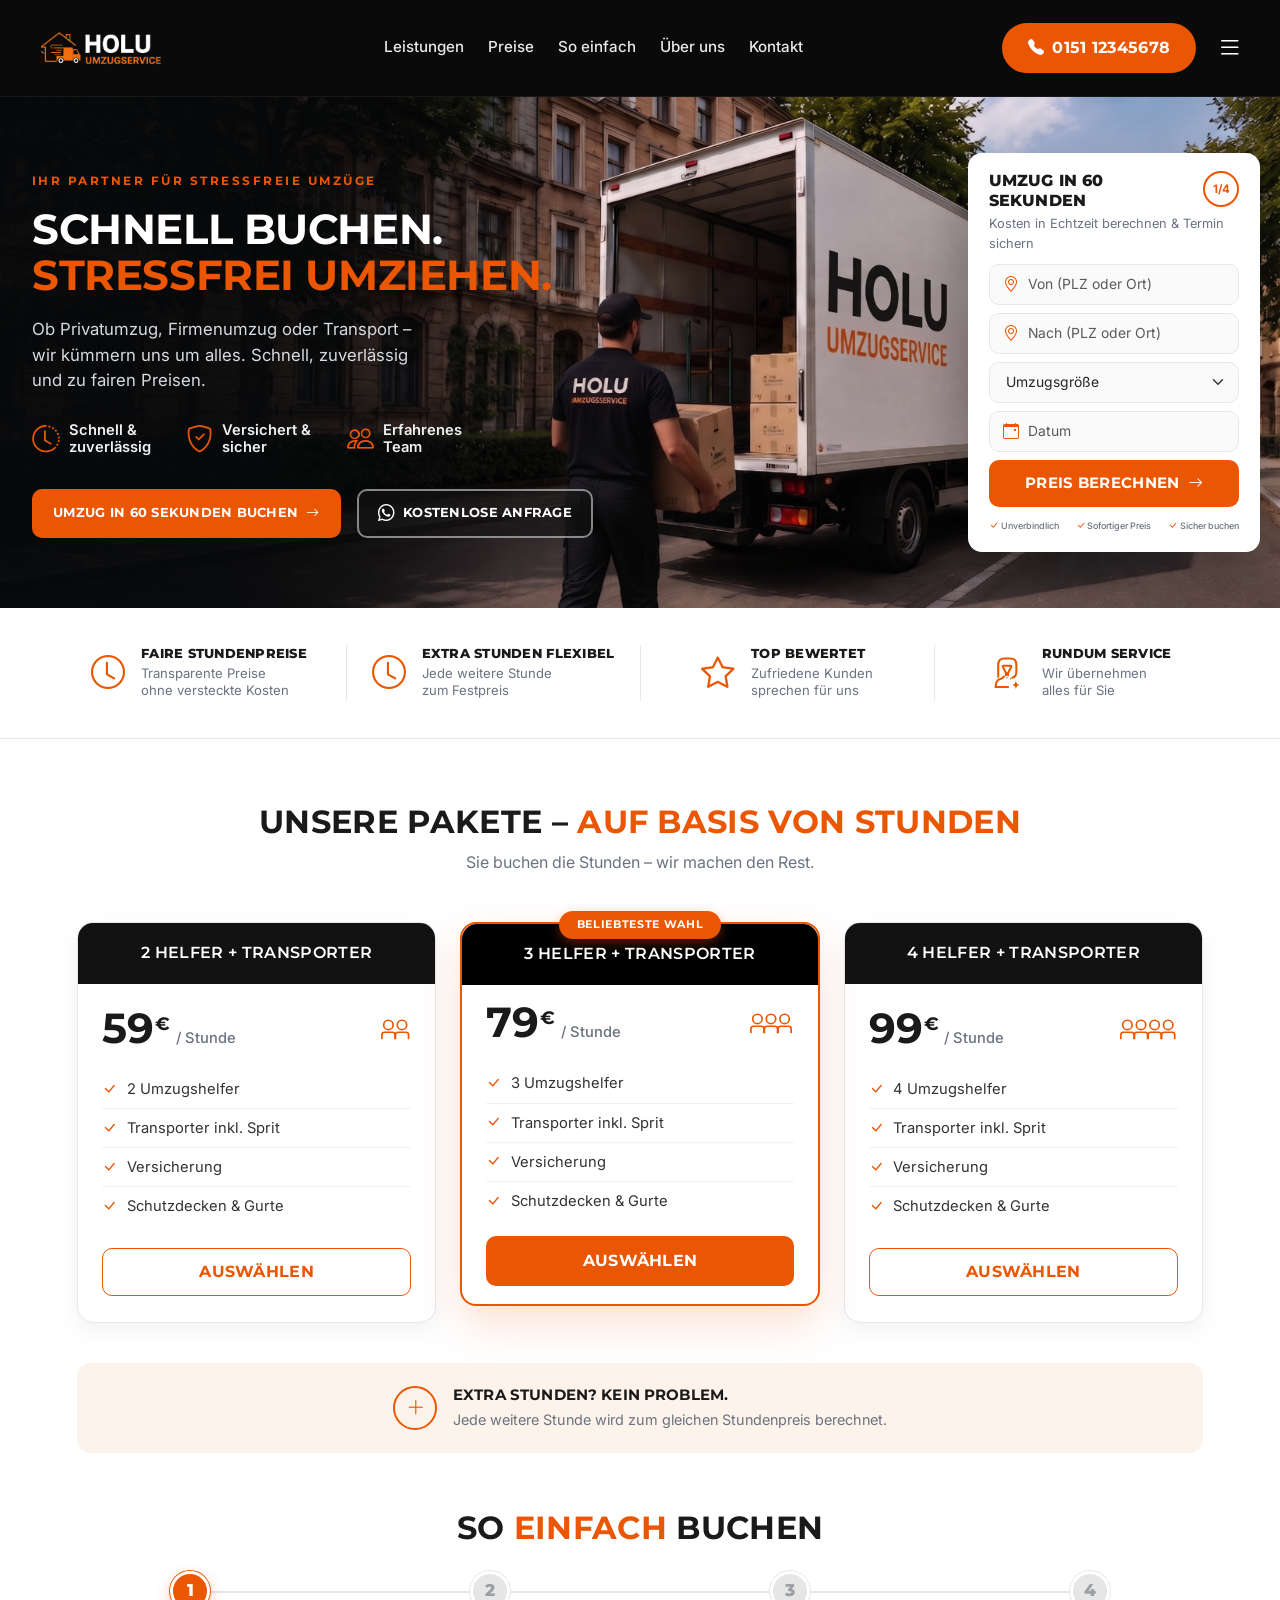
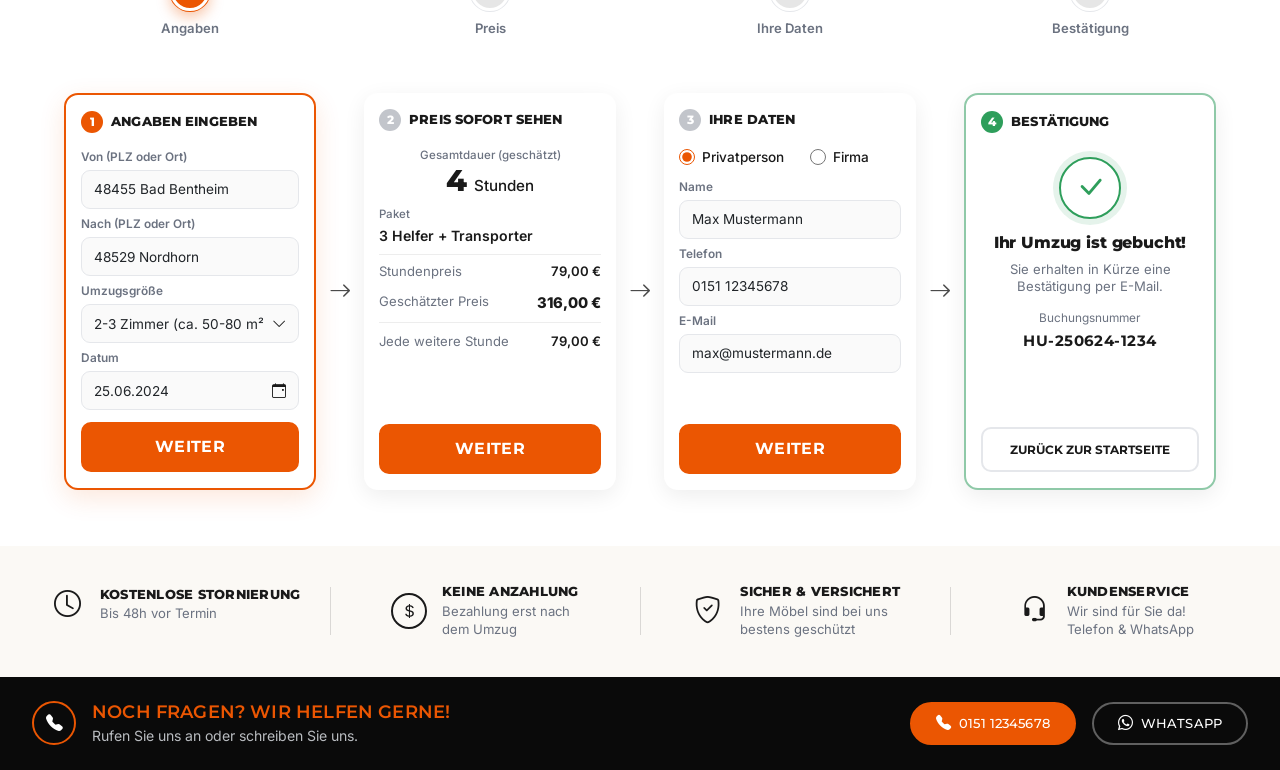
<file: index.html>
<!DOCTYPE html>
<html lang="de">
<head>
  <meta charset="UTF-8">
  <meta name="viewport" content="width=device-width, initial-scale=1.0">
  <title>HOLU Umzugservice – Schnell buchen. Stressfrei umziehen.</title>

  <!-- Bootstrap 5 -->
  <link href="https://cdn.jsdelivr.net/npm/bootstrap@5.3.3/dist/css/bootstrap.min.css" rel="stylesheet">
  <!-- Bootstrap Icons -->
  <link rel="stylesheet" href="https://cdn.jsdelivr.net/npm/bootstrap-icons@1.11.3/font/bootstrap-icons.min.css">
  <!-- Google Fonts: Montserrat (headings) + Inter (body) -->
  <link rel="preconnect" href="https://fonts.googleapis.com">
  <link rel="preconnect" href="https://fonts.gstatic.com" crossorigin>
  <link href="https://fonts.googleapis.com/css2?family=Inter:wght@400;500;600;700&family=Montserrat:wght@600;700;800;900&display=swap" rel="stylesheet">
  <!-- Custom styles -->
  <link rel="stylesheet" href="css/styles.css?v=7">
</head>
<body>

  <!-- ============ NAVBAR ============ -->
  <nav class="navbar navbar-expand-lg holu-navbar sticky-top">
    <div class="container">
      <!-- Logo -->
      <a class="navbar-brand d-flex align-items-center" href="#">
        <img src="assets/logo-light.png" class="holu-logo-img" alt="HOLU Umzugservice">
      </a>

      <div class="collapse navbar-collapse" id="mainNav">
        <ul class="navbar-nav mx-auto mb-2 mb-lg-0 gap-lg-2">
          <li class="nav-item"><a class="nav-link" href="#leistungen">Leistungen</a></li>
          <li class="nav-item"><a class="nav-link" href="#preise">Preise</a></li>
          <li class="nav-item"><a class="nav-link" href="#soeinfach">So einfach</a></li>
          <li class="nav-item"><a class="nav-link" href="#ueberuns">Über uns</a></li>
          <li class="nav-item"><a class="nav-link" href="#kontakt">Kontakt</a></li>
        </ul>
        <a href="tel:015112345678" class="btn btn-holu-orange rounded-pill px-4 phone-btn">
          <i class="bi bi-telephone-fill me-2"></i>0151 12345678
        </a>
      </div>

      <button class="navbar-toggler holu-hamburger" type="button" data-bs-toggle="collapse" data-bs-target="#mainNav" aria-controls="mainNav" aria-expanded="false" aria-label="Menü umschalten">
        <i class="bi bi-list icon-open"></i>
        <i class="bi bi-x-lg icon-close"></i>
      </button>
    </div>
  </nav>

  <!-- ============ HERO ============ -->
  <header class="hero">
    <img src="assets/hero-bg.png" class="hero-bg-img" alt="HOLU Umzugservice Transporter">
    <div class="hero-overlay"></div>
    <div class="container hero-content">
      <div class="row align-items-center gy-4">
        <!-- Left copy -->
        <div class="col-lg-8 hero-copy">
          <span class="hero-eyebrow">IHR PARTNER FÜR STRESSFREIE UMZÜGE</span>
          <h1 class="hero-title">
            SCHNELL BUCHEN.<br>
            <span class="text-orange">STRESSFREI UMZIEHEN.</span>
          </h1>
          <p class="hero-lead">Ob Privatumzug, Firmenumzug oder<br class="br-sm"> Transport –<br class="br-lg"> wir kümmern uns um alles.<br class="br-sm"> Schnell, zuverlässig<br class="br-lg"> und zu fairen Preisen.</p>
          <div class="hero-trust">
            <span class="trust-chip"><span class="chip-ico"><i class="bi bi-clock-history"></i></span>Schnell &amp;<br>zuverlässig</span>
            <span class="trust-chip"><span class="chip-ico"><i class="bi bi-shield-check"></i></span>Versichert &amp;<br>sicher</span>
            <span class="trust-chip"><span class="chip-ico"><i class="bi bi-people"></i></span>Erfahrenes<br>Team</span>
          </div>
          <div class="hero-actions">
            <a href="#buchen" class="btn btn-holu-orange btn-lg">
              UMZUG IN 60 SEKUNDEN BUCHEN <i class="bi bi-arrow-right ms-2"></i>
            </a>
            <a href="#kontakt" class="btn btn-holu-outline btn-lg">
              <span class="anfrage-ico"><i class="bi bi-whatsapp"></i></span>KOSTENLOSE ANFRAGE
            </a>
          </div>
        </div>

        <!-- Right booking card -->
        <div class="col-lg-4" id="buchen">
          <div class="booking-card ms-lg-auto">
            <div class="d-flex justify-content-between align-items-start mb-1">
              <h2 class="booking-title mb-0">UMZUG IN 60 SEKUNDEN</h2>
              <span class="step-badge">1/4</span>
            </div>
            <p class="booking-sub">Kosten in Echtzeit berechnen &amp; Termin sichern</p>

            <form onsubmit="return false">
              <div class="input-icon mb-3">
                <i class="bi bi-geo-alt"></i>
                <input type="text" class="form-control" placeholder="Von (PLZ oder Ort)">
              </div>
              <div class="input-icon mb-3">
                <i class="bi bi-geo-alt"></i>
                <input type="text" class="form-control" placeholder="Nach (PLZ oder Ort)">
              </div>
              <div class="input-icon mb-3">
                <select class="form-select">
                  <option selected disabled>Umzugsgröße</option>
                  <option>1 Zimmer (bis 30 m²)</option>
                  <option>2-3 Zimmer (ca. 50-80 m²)</option>
                  <option>4+ Zimmer (ab 90 m²)</option>
                </select>
              </div>
              <div class="input-icon mb-3">
                <i class="bi bi-calendar-event"></i>
                <input type="text" class="form-control" placeholder="Datum" onfocus="(this.type='date')" onblur="if(!this.value)this.type='text'">
              </div>
              <button type="submit" class="btn btn-holu-orange w-100 btn-lg">
                PREIS BERECHNEN <i class="bi bi-arrow-right ms-1"></i>
              </button>
            </form>

            <div class="booking-checks">
              <span><i class="bi bi-check-lg"></i> Unverbindlich</span>
              <span><i class="bi bi-check-lg"></i> Sofortiger Preis</span>
              <span><i class="bi bi-check-lg"></i> Sicher buchen</span>
            </div>
          </div>
        </div>
      </div>
    </div>
  </header>

  <!-- ============ FEATURE STRIP ============ -->
  <section class="feature-strip" id="leistungen">
    <div class="container">
      <div class="row g-4 text-center text-md-start">
        <div class="col-6 col-lg-3">
          <div class="feature-item">
            <span class="feature-ico"><i class="bi bi-clock"></i></span>
            <div>
              <h3 class="feature-title">FAIRE STUNDENPREISE</h3>
              <p class="feature-desc">Transparente Preise<br>ohne versteckte Kosten</p>
            </div>
          </div>
        </div>
        <div class="col-6 col-lg-3">
          <div class="feature-item">
            <span class="feature-ico"><i class="bi bi-clock"></i></span>
            <div>
              <h3 class="feature-title">EXTRA STUNDEN FLEXIBEL</h3>
              <p class="feature-desc">Jede weitere Stunde<br>zum Festpreis</p>
            </div>
          </div>
        </div>
        <div class="col-6 col-lg-3">
          <div class="feature-item">
            <span class="feature-ico"><i class="bi bi-star"></i></span>
            <div>
              <h3 class="feature-title">TOP BEWERTET</h3>
              <p class="feature-desc">Zufriedene Kunden<br>sprechen für uns</p>
            </div>
          </div>
        </div>
        <div class="col-6 col-lg-3">
          <div class="feature-item">
            <span class="feature-ico">
              <svg class="feat-svg" viewBox="21 15 58 68" fill="none" aria-hidden="true">
                <g stroke="currentColor" stroke-width="4" stroke-linecap="round" stroke-linejoin="round">
                  <path d="M30 55 V32 Q30 20 42 20 H53 Q65 20 65 32 V46 Q65 55 57 57"/>
                  <path d="M40 34 H54 Q56 34 55 36 L49 48 Q47 50 45 48 L39 36 Q38 34 40 34 Z"/>
                  <path d="M45 49 V52 M49 49 V52"/>
                  <path d="M25 75 H49"/>
                  <path d="M25 75 Q25 61 35 59 Q39 58 41 55"/>
                  <circle cx="47" cy="57" r="1.3" fill="currentColor" stroke="none"/>
                  <circle cx="54" cy="59" r="1.3" fill="currentColor" stroke="none"/>
                  <circle cx="61" cy="56" r="1.5" fill="currentColor" stroke="none"/>
                  <path d="M64 63 Q65 70 71 71 Q65 72 64 79 Q63 72 57 71 Q63 70 64 63 Z" fill="currentColor" stroke="none"/>
                </g>
              </svg>
            </span>
            <div>
              <h3 class="feature-title">RUNDUM SERVICE</h3>
              <p class="feature-desc">Wir übernehmen<br>alles für Sie</p>
            </div>
          </div>
        </div>
      </div>
    </div>
  </section>

  <!-- ============ PRICING ============ -->
  <section class="pricing-section" id="preise">
    <div class="container">
      <div class="text-center mb-5">
        <h2 class="section-title">UNSERE PAKETE – <span class="text-orange">AUF BASIS VON STUNDEN</span></h2>
        <p class="section-sub">Sie buchen die Stunden – wir machen den Rest.</p>
      </div>

      <div class="row g-4 justify-content-center align-items-stretch pkg-row">
        <!-- Package 1 -->
        <div class="col-md-6 col-lg-4">
          <div class="pkg-card h-100">
            <div class="pkg-head">
              <div class="pkg-name">2 HELFER + TRANSPORTER</div>
            </div>
            <div class="pkg-body">
              <div class="pkg-pricerow">
                <div class="pkg-price"><span class="amount">59</span><span class="cur">€</span><span class="per">/ Stunde</span></div>
                <div class="pkg-people">
                  <svg class="people-svg" viewBox="0 0 62 52" fill="none" stroke="currentColor" stroke-width="3.2" stroke-linecap="round" stroke-linejoin="round" aria-hidden="true">
                    <circle cx="18" cy="19" r="9"/><circle cx="44" cy="19" r="9"/>
                    <path d="M5.5 45 V38 Q5.5 33 10.5 33 H25.5 Q30.5 33 30.5 38 V45"/>
                    <path d="M31.5 45 V38 Q31.5 33 36.5 33 H51.5 Q56.5 33 56.5 38 V45"/>
                  </svg>
                </div>
              </div>
              <ul class="pkg-list">
                <li><i class="bi bi-check-lg"></i> 2 Umzugshelfer</li>
                <li><i class="bi bi-check-lg"></i> Transporter inkl. Sprit</li>
                <li><i class="bi bi-check-lg"></i> Versicherung</li>
                <li><i class="bi bi-check-lg"></i> Schutzdecken &amp; Gurte</li>
              </ul>
              <a href="#soeinfach" class="btn btn-holu-outline-orange w-100">AUSWÄHLEN</a>
            </div>
          </div>
        </div>

        <!-- Package 2 (featured) -->
        <div class="col-md-6 col-lg-4">
          <div class="pkg-card pkg-featured">
            <span class="pkg-badge">BELIEBTESTE WAHL</span>
            <div class="pkg-head">
              <div class="pkg-name">3 HELFER + TRANSPORTER</div>
            </div>
            <div class="pkg-body">
              <div class="pkg-pricerow">
                <div class="pkg-price"><span class="amount">79</span><span class="cur">€</span><span class="per">/ Stunde</span></div>
                <div class="pkg-people">
                  <svg class="people-svg" viewBox="0 0 88 52" fill="none" stroke="currentColor" stroke-width="3.2" stroke-linecap="round" stroke-linejoin="round" aria-hidden="true">
                    <circle cx="18" cy="19" r="9"/><circle cx="44" cy="19" r="9"/><circle cx="70" cy="19" r="9"/>
                    <path d="M5.5 45 V38 Q5.5 33 10.5 33 H25.5 Q30.5 33 30.5 38 V45"/>
                    <path d="M31.5 45 V38 Q31.5 33 36.5 33 H51.5 Q56.5 33 56.5 38 V45"/>
                    <path d="M57.5 45 V38 Q57.5 33 62.5 33 H77.5 Q82.5 33 82.5 38 V45"/>
                  </svg>
                </div>
              </div>
              <ul class="pkg-list">
                <li><i class="bi bi-check-lg"></i> 3 Umzugshelfer</li>
                <li><i class="bi bi-check-lg"></i> Transporter inkl. Sprit</li>
                <li><i class="bi bi-check-lg"></i> Versicherung</li>
                <li><i class="bi bi-check-lg"></i> Schutzdecken &amp; Gurte</li>
              </ul>
              <a href="#soeinfach" class="btn btn-holu-orange w-100">AUSWÄHLEN</a>
            </div>
          </div>
        </div>

        <!-- Package 3 -->
        <div class="col-md-6 col-lg-4">
          <div class="pkg-card h-100">
            <div class="pkg-head">
              <div class="pkg-name">4 HELFER + TRANSPORTER</div>
            </div>
            <div class="pkg-body">
              <div class="pkg-pricerow">
                <div class="pkg-price"><span class="amount">99</span><span class="cur">€</span><span class="per">/ Stunde</span></div>
                <div class="pkg-people">
                  <svg class="people-svg" viewBox="0 0 114 52" fill="none" stroke="currentColor" stroke-width="3.2" stroke-linecap="round" stroke-linejoin="round" aria-hidden="true">
                    <circle cx="18" cy="19" r="9"/><circle cx="44" cy="19" r="9"/><circle cx="70" cy="19" r="9"/><circle cx="96" cy="19" r="9"/>
                    <path d="M5.5 45 V38 Q5.5 33 10.5 33 H25.5 Q30.5 33 30.5 38 V45"/>
                    <path d="M31.5 45 V38 Q31.5 33 36.5 33 H51.5 Q56.5 33 56.5 38 V45"/>
                    <path d="M57.5 45 V38 Q57.5 33 62.5 33 H77.5 Q82.5 33 82.5 38 V45"/>
                    <path d="M83.5 45 V38 Q83.5 33 88.5 33 H103.5 Q108.5 33 108.5 38 V45"/>
                  </svg>
                </div>
              </div>
              <ul class="pkg-list">
                <li><i class="bi bi-check-lg"></i> 4 Umzugshelfer</li>
                <li><i class="bi bi-check-lg"></i> Transporter inkl. Sprit</li>
                <li><i class="bi bi-check-lg"></i> Versicherung</li>
                <li><i class="bi bi-check-lg"></i> Schutzdecken &amp; Gurte</li>
              </ul>
              <a href="#soeinfach" class="btn btn-holu-outline-orange w-100">AUSWÄHLEN</a>
            </div>
          </div>
        </div>
      </div>

      <div class="extra-note">
        <span class="extra-ico"><i class="bi bi-plus-lg"></i></span>
        <div class="extra-text">
          <strong>EXTRA STUNDEN? KEIN PROBLEM.</strong>
          <span>Jede weitere Stunde wird zum gleichen<br class="br-sm"> Stundenpreis berechnet.</span>
        </div>
      </div>
    </div>
  </section>

  <!-- ============ SO EINFACH BUCHEN ============ -->
  <section class="steps-section" id="soeinfach">
    <div class="container">
      <h2 class="section-title text-center mb-4">SO <span class="text-orange">EINFACH</span> BUCHEN</h2>

      <!-- Step indicator -->
      <div class="step-indicator">
        <div class="step-line"></div>
        <div class="step-node"><span class="step-circle active">1</span><span class="step-label">Angaben</span></div>
        <div class="step-node"><span class="step-circle">2</span><span class="step-label">Preis</span></div>
        <div class="step-node"><span class="step-circle">3</span><span class="step-label">Ihre Daten</span></div>
        <div class="step-node"><span class="step-circle">4</span><span class="step-label">Bestätigung</span></div>
      </div>

      <div class="row g-5 mt-0 align-items-stretch step-row">
        <!-- Step 1 -->
        <div class="col-md-6 col-lg-3 step-col">
          <div class="step-card step-card-active h-100">
            <div class="step-card-head"><span class="num">1</span> ANGABEN EINGEBEN</div>
            <div class="mb-2">
              <label class="mini-label">Von (PLZ oder Ort)</label>
              <input type="text" class="form-control" value="48455 Bad Bentheim" readonly>
            </div>
            <div class="mb-2">
              <label class="mini-label">Nach (PLZ oder Ort)</label>
              <input type="text" class="form-control" value="48529 Nordhorn" readonly>
            </div>
            <div class="mb-2">
              <label class="mini-label">Umzugsgröße</label>
              <div class="field-icon-right">
                <select class="form-control step-select">
                  <option>1 Zimmer (bis 30 m²)</option>
                  <option selected>2-3 Zimmer (ca. 50-80 m²)</option>
                  <option>4+ Zimmer (ab 90 m²)</option>
                  <option>Büro / Gewerbe</option>
                </select>
                <i class="bi bi-chevron-down"></i>
              </div>
            </div>
            <div class="mb-3">
              <label class="mini-label">Datum</label>
              <div class="field-icon-right">
                <input type="text" class="form-control" id="datumDisplay" value="25.06.2024" readonly
                  onclick="openDatumPicker()">
                <input type="date" id="datumPicker" class="date-hidden" value="2024-06-25"
                  onchange="document.getElementById('datumDisplay').value = this.value ? this.value.split('-').reverse().join('.') : '';">
                <i class="bi bi-calendar-event" onclick="openDatumPicker()"></i>
              </div>
            </div>
            <button class="btn btn-holu-orange w-100">WEITER</button>
          </div>
          <span class="step-arrow"><i class="bi bi-arrow-right"></i></span>
        </div>

        <!-- Step 2 -->
        <div class="col-md-6 col-lg-3 step-col">
          <div class="step-card h-100">
            <div class="step-card-head"><span class="num inactive">2</span> PREIS SOFORT SEHEN</div>
            <div class="price-est">
              <span class="pe-label">Gesamtdauer (geschätzt)</span>
              <div class="pe-hours"><span class="pe-num">4</span> <span class="pe-unit">Stunden</span></div>
            </div>
            <div class="pe-paket">
              <span class="pe-label">Paket</span>
              <div class="pe-paket-val">3 Helfer + Transporter</div>
            </div>
            <div class="price-block">
              <div class="pr-row"><span>Stundenpreis</span><span>79,00 €</span></div>
              <div class="pr-row total"><span>Geschätzter Preis</span><span>316,00 €</span></div>
            </div>
            <div class="pr-row extra"><span>Jede weitere Stunde</span><span>79,00 €</span></div>
            <button class="btn btn-holu-orange w-100 mt-auto">WEITER</button>
          </div>
          <span class="step-arrow"><i class="bi bi-arrow-right"></i></span>
        </div>

        <!-- Step 3 -->
        <div class="col-md-6 col-lg-3 step-col">
          <div class="step-card h-100">
            <div class="step-card-head"><span class="num inactive">3</span> IHRE DATEN</div>
            <div class="radio-group mb-3">
              <label class="radio-opt"><input type="radio" name="kundentyp" checked> Privatperson</label>
              <label class="radio-opt"><input type="radio" name="kundentyp"> Firma</label>
            </div>
            <div class="mb-2">
              <label class="mini-label">Name</label>
              <input type="text" class="form-control" value="Max Mustermann" readonly>
            </div>
            <div class="mb-2">
              <label class="mini-label">Telefon</label>
              <input type="text" class="form-control" value="0151 12345678" readonly>
            </div>
            <div class="mb-3">
              <label class="mini-label">E-Mail</label>
              <input type="text" class="form-control" value="max@mustermann.de" readonly>
            </div>
            <button class="btn btn-holu-orange w-100">WEITER</button>
          </div>
          <span class="step-arrow"><i class="bi bi-arrow-right"></i></span>
        </div>

        <!-- Step 4 -->
        <div class="col-md-6 col-lg-3">
          <div class="step-card step-card-confirm h-100">
            <div class="step-card-head"><span class="num num-green">4</span> BESTÄTIGUNG</div>
            <div class="confirm-body text-center">
              <span class="confirm-check"><i class="bi bi-check-lg"></i></span>
              <h4 class="confirm-title">Ihr Umzug ist gebucht!</h4>
              <p class="confirm-text">Sie erhalten in Kürze eine<br>Bestätigung per E-Mail.</p>
              <div class="confirm-num">
                <span>Buchungsnummer</span>
                <strong>HU-250624-1234</strong>
              </div>
              <button class="btn btn-holu-dark-outline w-100">ZURÜCK ZUR STARTSEITE</button>
            </div>
          </div>
        </div>
      </div>
    </div>
  </section>

  <!-- ============ TRUST BAND ============ -->
  <section class="trust-band" id="ueberuns">
    <div class="container">
      <div class="row g-4">
        <div class="col-6 col-lg-3">
          <div class="trust-item">
            <i class="bi bi-clock"></i>
            <div>
              <h3 class="trust-title">KOSTENLOSE STORNIERUNG</h3>
              <p class="trust-desc">Bis 48h vor Termin</p>
            </div>
          </div>
        </div>
        <div class="col-6 col-lg-3">
          <div class="trust-item">
            <span class="trust-dollar"><i class="bi bi-currency-dollar"></i></span>
            <div>
              <h3 class="trust-title">KEINE ANZAHLUNG</h3>
              <p class="trust-desc">Bezahlung erst nach<br>dem Umzug</p>
            </div>
          </div>
        </div>
        <div class="col-6 col-lg-3">
          <div class="trust-item">
            <i class="bi bi-shield-check"></i>
            <div>
              <h3 class="trust-title">SICHER &amp; VERSICHERT</h3>
              <p class="trust-desc">Ihre Möbel sind bei uns<br>bestens geschützt</p>
            </div>
          </div>
        </div>
        <div class="col-6 col-lg-3">
          <div class="trust-item">
            <i class="bi bi-headset"></i>
            <div>
              <h3 class="trust-title">KUNDENSERVICE</h3>
              <p class="trust-desc">Wir sind für Sie da!<br>Telefon &amp; WhatsApp</p>
            </div>
          </div>
        </div>
      </div>
    </div>
  </section>

  <!-- ============ FOOTER CTA ============ -->
  <footer class="footer-cta" id="kontakt">
    <div class="container">
      <div class="row align-items-center gy-4">
        <div class="col-lg-6">
          <div class="d-flex align-items-center gap-3">
            <span class="footer-phone-ico"><i class="bi bi-telephone-fill"></i></span>
            <div>
              <h3 class="footer-title">NOCH FRAGEN? WIR HELFEN GERNE!</h3>
              <p class="footer-sub">Rufen Sie uns an oder schreiben Sie uns.</p>
            </div>
          </div>
        </div>
        <div class="col-lg-6">
          <div class="d-flex flex-wrap gap-3 justify-content-lg-end">
            <a href="tel:015112345678" class="btn btn-holu-orange btn-lg rounded-pill px-4">
              <i class="bi bi-telephone-fill me-2"></i>0151 12345678
            </a>
            <a href="#" class="btn btn-holu-dark-outline btn-lg rounded-pill px-4">
              <i class="bi bi-whatsapp me-2"></i>WHATSAPP
            </a>
          </div>
        </div>
      </div>
    </div>
  </footer>

  <script src="https://cdn.jsdelivr.net/npm/bootstrap@5.3.3/dist/js/bootstrap.bundle.min.js"></script>
  <script>
    function openDatumPicker() {
      var picker = document.getElementById('datumPicker');
      if (picker.showPicker) { picker.showPicker(); } else { picker.focus(); }
    }
  </script>
</body>
</html>
</file>
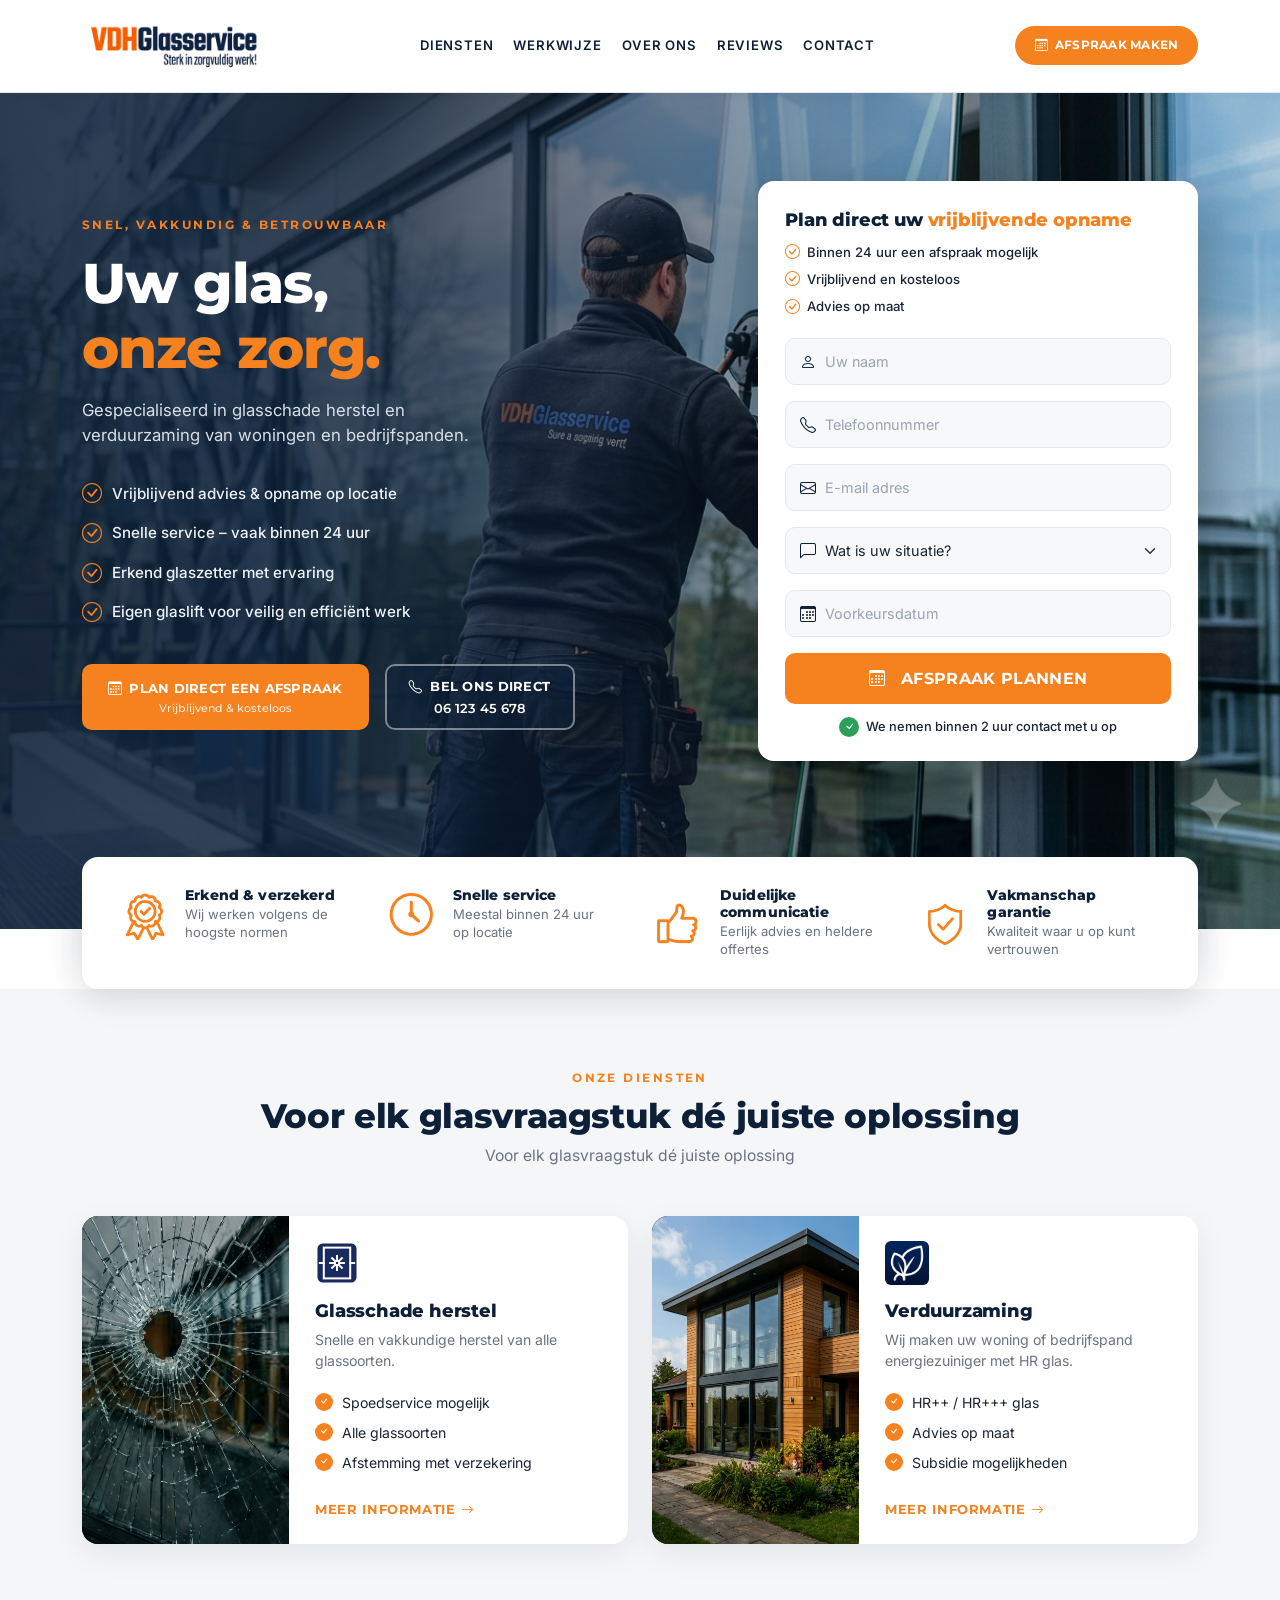
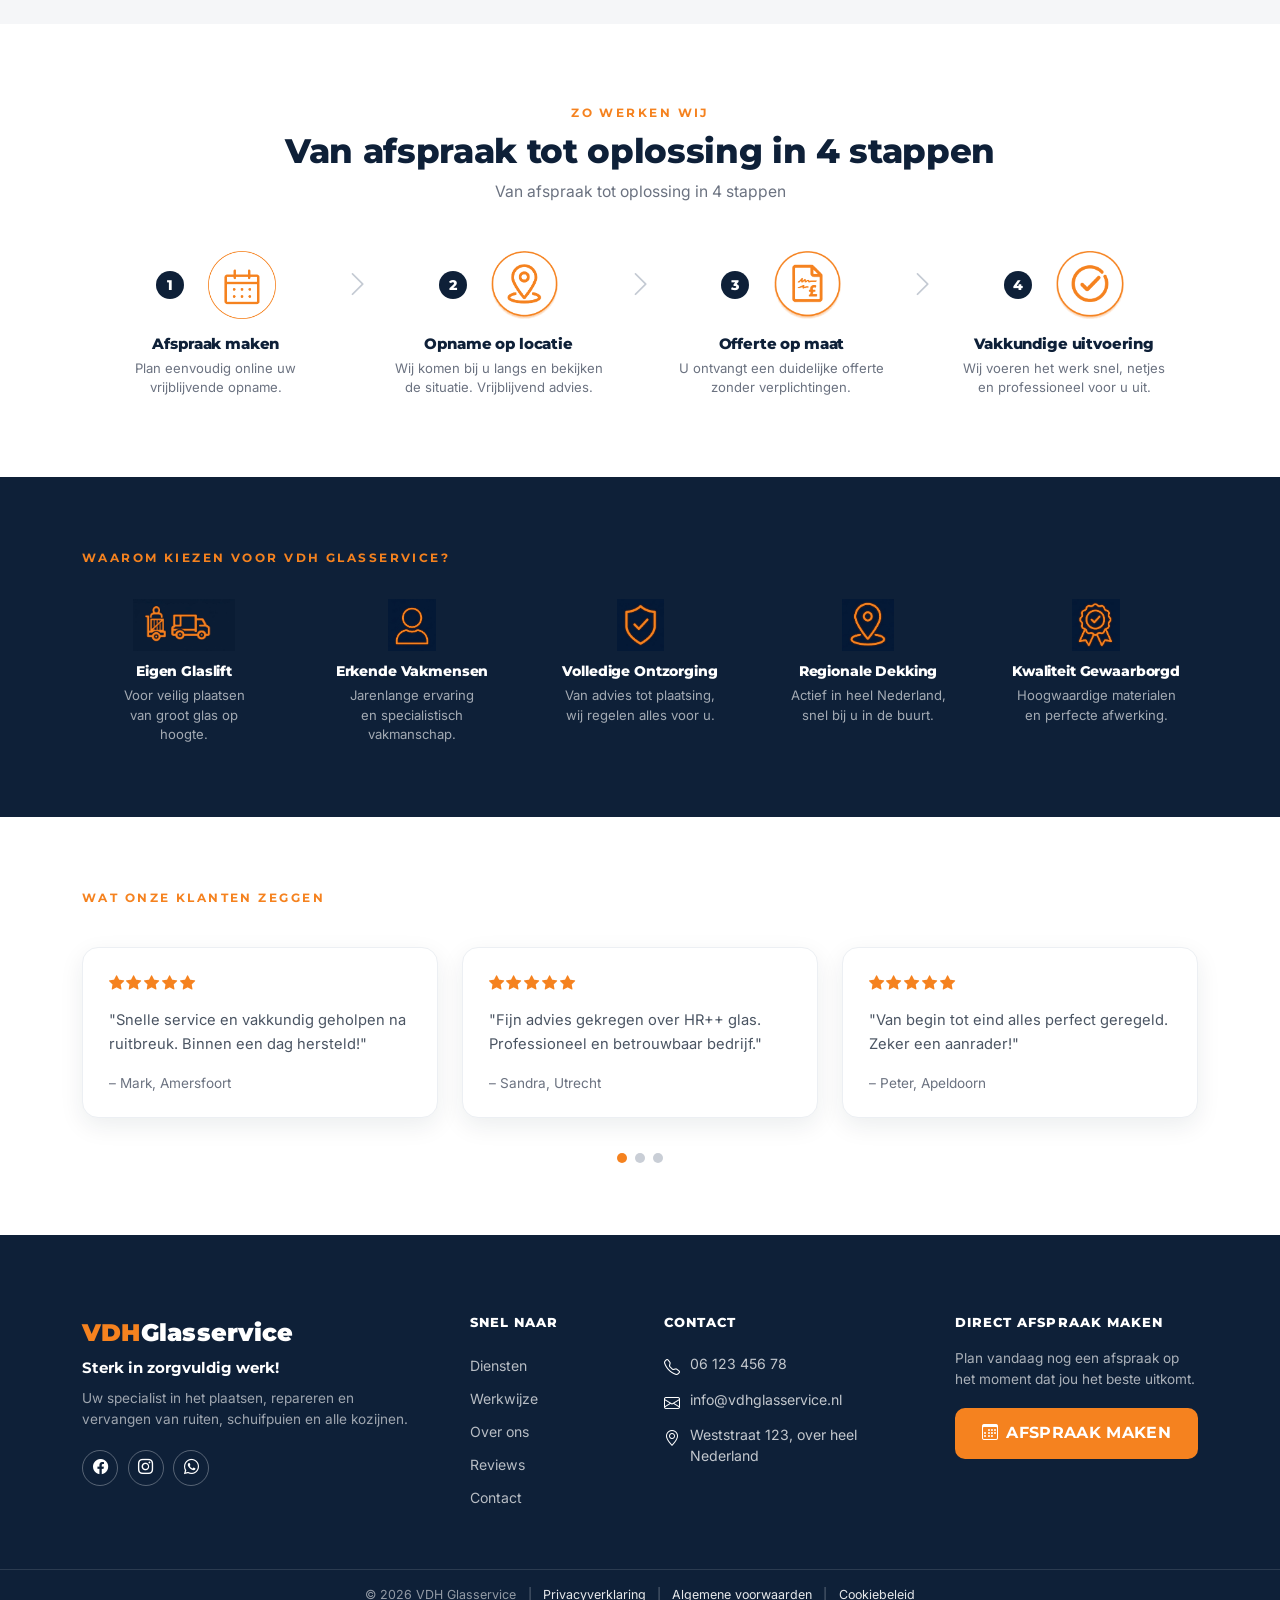
<file: landing/landing.html>
<!DOCTYPE html>
<html lang="de">
<head>
  <meta charset="UTF-8">
  <meta name="viewport" content="width=device-width, initial-scale=1.0">
  <title>HOLU Umzugservice – Ihr Umzug, unsere Stärke.</title>

  <!-- Bootstrap 5 -->
  <link href="https://cdn.jsdelivr.net/npm/bootstrap@5.3.3/dist/css/bootstrap.min.css" rel="stylesheet">
  <!-- Bootstrap Icons -->
  <link rel="stylesheet" href="https://cdn.jsdelivr.net/npm/bootstrap-icons@1.11.3/font/bootstrap-icons.min.css">
  <!-- Google Fonts: Montserrat (headings) + Inter (body) -->
  <link rel="preconnect" href="https://fonts.googleapis.com">
  <link rel="preconnect" href="https://fonts.gstatic.com" crossorigin>
  <link href="https://fonts.googleapis.com/css2?family=Inter:wght@400;500;600;700&family=Montserrat:wght@600;700;800;900&display=swap" rel="stylesheet">
  <!-- Landing page styles -->
  <link rel="stylesheet" href="css/landing.css?v=21">
</head>
<body>

  <!-- ============ NAVBAR ============ -->
  <nav class="navbar navbar-expand-lg l-navbar">
    <div class="container">
      <!-- Logo -->
      <a class="navbar-brand d-flex align-items-center" href="#">
        <img src="assets/logo-landing.jpg" class="l-logo-img" alt="HOLU Umzugservice">
      </a>

      <div class="collapse navbar-collapse" id="lMainNav">
        <ul class="navbar-nav mx-auto mb-2 mb-lg-0 gap-lg-1">
          <li class="nav-item"><a class="nav-link" href="#leistungen">Diensten</a></li>
          <li class="nav-item"><a class="nav-link" href="#ablauf">Werkwijze</a></li>
          <li class="nav-item"><a class="nav-link" href="#ueberuns">Over ons</a></li>
          <li class="nav-item"><a class="nav-link" href="#reviews">Reviews</a></li>
          <li class="nav-item"><a class="nav-link" href="#kontakt">Contact</a></li>
        </ul>
        <a href="#buchen" class="btn l-btn-orange l-btn-pill l-nav-cta">
          <i class="bi bi-calendar3"></i>AFSPRAAK MAKEN
        </a>
      </div>

      <button class="navbar-toggler l-hamburger" type="button" data-bs-toggle="collapse" data-bs-target="#lMainNav" aria-controls="lMainNav" aria-expanded="false" aria-label="Menü umschalten">
        <i class="bi bi-list icon-open"></i>
        <i class="bi bi-x-lg icon-close"></i>
      </button>
    </div>
  </nav>

  <!-- ============ HERO ============ -->
  <header class="l-hero">
    <img src="assets/hero-landing.png" class="l-hero-bg" alt="HOLU Umzugservice Transporter">
    <img src="assets/hero-mobile.png" class="l-hero-bg-mobile" alt="">
    <div class="l-hero-overlay"></div>
    <div class="container">
      <div class="l-hero-inner">
        <div class="row align-items-center gy-4">
          <!-- Left copy -->
          <div class="col-lg-7 l-hero-copy">
            <span class="l-hero-eyebrow">SNEL, VAKKUNDIG &amp; BETROUWBAAR</span>
            <h1 class="l-hero-title">
              Uw glas,<br>
              <span class="l-text-orange">onze zorg.</span>
            </h1>
            <p class="l-hero-lead">Gespecialiseerd in glasschade herstel en<br>verduurzaming van woningen en bedrijfspanden.</p>
            <ul class="l-hero-checklist">
              <li><i class="bi bi-check-circle"></i> Vrijblijvend advies &amp; opname op locatie</li>
              <li><i class="bi bi-check-circle"></i> Snelle service – vaak binnen 24 uur</li>
              <li><i class="bi bi-check-circle"></i> Erkend glaszetter met ervaring</li>
              <li><i class="bi bi-check-circle"></i> Eigen glaslift voor veilig en efficiënt werk</li>
            </ul>
            <div class="l-hero-actions">
              <a href="#buchen" class="btn l-btn-orange">
                <span><i class="bi bi-calendar3 me-2"></i>PLAN DIRECT EEN AFSPRAAK</span>
                <span class="l-cta-subtext">Vrijblijvend &amp; kosteloos</span>
              </a>
              <a href="tel:0612345678" class="btn l-btn-hero-outline">
                <span><i class="bi bi-telephone me-2"></i>BEL ONS DIRECT</span>
                <span class="l-phone-line">06 123 45 678</span>
              </a>
            </div>
          </div>

          <!-- Right booking card -->
          <div class="col-lg-5 d-flex justify-content-lg-end" id="buchen">
            <div class="l-booking-card">
              <h2 class="l-booking-title">Plan direct uw <span class="l-text-orange">vrijblijvende opname</span></h2>
              <ul class="l-booking-checks">
                <li><i class="bi bi-check-circle"></i> Binnen 24 uur een afspraak mogelijk</li>
                <li><i class="bi bi-check-circle"></i> Vrijblijvend en kosteloos</li>
                <li><i class="bi bi-check-circle"></i> Advies op maat</li>
              </ul>

              <form onsubmit="return false">
                <div class="l-input-icon mb-3">
                  <i class="bi bi-person"></i>
                  <input type="text" class="form-control" placeholder="Uw naam">
                </div>
                <div class="l-input-icon mb-3">
                  <i class="bi bi-telephone"></i>
                  <input type="tel" class="form-control" placeholder="Telefoonnummer">
                </div>
                <div class="l-input-icon mb-3">
                  <i class="bi bi-envelope"></i>
                  <input type="email" class="form-control" placeholder="E-mail adres">
                </div>
                <div class="l-input-icon mb-3">
                  <i class="bi bi-chat-left"></i>
                  <select class="form-select">
                    <option selected disabled>Wat is uw situatie?</option>
                    <option>Glasschade herstel</option>
                    <option>Verduurzaming</option>
                    <option>Overig</option>
                  </select>
                </div>
                <div class="l-input-icon mb-3">
                  <i class="bi bi-calendar3"></i>
                  <input type="text" class="form-control" placeholder="Voorkeursdatum" onfocus="(this.type='date')" onblur="if(!this.value)this.type='text'">
                </div>
                <button type="submit" class="btn l-btn-orange w-100">
                  <i class="bi bi-calendar3 me-2"></i>AFSPRAAK PLANNEN
                </button>
              </form>

              <div class="l-form-note">
                <i class="bi bi-check"></i> We nemen binnen 2 uur contact met u op
              </div>
            </div>
          </div>
        </div>
      </div>
    </div>
  </header>

  <!-- ============ USP STRIP (overlaps hero) ============ -->
  <section class="l-usp">
    <div class="container">
      <div class="l-usp-card">
        <div class="row g-4">
          <div class="col-6 col-lg-3">
            <div class="l-usp-item">
              <span class="l-usp-ico"><img src="assets/usp-award.png?v=3" alt="Erkend & verzekerd" class="l-usp-svg"></span>
              <div>
                <h3 class="l-usp-title">Erkend &amp; verzekerd</h3>
                <p class="l-usp-desc">Wij werken volgens de hoogste normen</p>
              </div>
            </div>
          </div>
          <div class="col-6 col-lg-3">
            <div class="l-usp-item">
              <span class="l-usp-ico"><img src="assets/usp-clock.png?v=3" alt="Snelle service" class="l-usp-svg"></span>
              <div>
                <h3 class="l-usp-title">Snelle service</h3>
                <p class="l-usp-desc">Meestal binnen 24 uur<br>op locatie</p>
              </div>
            </div>
          </div>
          <div class="col-6 col-lg-3">
            <div class="l-usp-item">
              <span class="l-usp-ico"><img src="assets/usp-thumbsup.png?v=3" alt="Duidelijke communicatie" class="l-usp-svg"></span>
              <div>
                <h3 class="l-usp-title">Duidelijke communicatie</h3>
                <p class="l-usp-desc">Eerlijk advies en heldere offertes</p>
              </div>
            </div>
          </div>
          <div class="col-6 col-lg-3">
            <div class="l-usp-item">
              <span class="l-usp-ico"><img src="assets/usp-shield.png?v=3" alt="Vakmanschap garantie" class="l-usp-svg"></span>
              <div>
                <h3 class="l-usp-title">Vakmanschap garantie</h3>
                <p class="l-usp-desc">Kwaliteit waar u op kunt vertrouwen</p>
              </div>
            </div>
          </div>
        </div>
      </div>
    </div>
  </section>

  <!-- ============ SERVICES ============ -->
  <section class="l-services" id="leistungen">
    <div class="container">
      <span class="l-eyebrow">ONZE DIENSTEN</span>
      <h2 class="l-section-title">Voor elk glasvraagstuk dé juiste oplossing</h2>
      <p class="l-section-sub">Voor elk glasvraagstuk dé juiste oplossing</p>

      <div class="row g-4">
        <!-- Card 1: Glasschade herstel -->
        <div class="col-lg-6">
          <div class="l-service-card">
            <div class="l-service-media">
              <img src="assets/service-1.jpg" alt="Glasschade herstel">
            </div>
            <div class="l-service-body">
              <img src="assets/technical-drawing-icon.svg" alt="" class="l-service-ico-svg">
              <h3 class="l-service-title">Glasschade herstel</h3>
              <p class="l-service-desc">Snelle en vakkundige herstel van alle glassoorten.</p>
              <ul class="l-service-bullets">
                <li><i class="bi bi-check"></i> Spoedservice mogelijk</li>
                <li><i class="bi bi-check"></i> Alle glassoorten</li>
                <li><i class="bi bi-check"></i> Afstemming met verzekering</li>
              </ul>
              <a href="#kontakt" class="l-service-link">Meer informatie <i class="bi bi-arrow-right"></i></a>
            </div>
          </div>
        </div>

        <!-- Card 2: Verduurzaming -->
        <div class="col-lg-6">
          <div class="l-service-card">
            <div class="l-service-media">
              <img src="assets/service-2.jpg" alt="Verduurzaming">
            </div>
            <div class="l-service-body">
              <img src="assets/sustainability-icon.jpg" alt="" class="l-service-ico-svg">
              <h3 class="l-service-title">Verduurzaming</h3>
              <p class="l-service-desc">Wij maken uw woning of bedrijfspand energiezuiniger met HR glas.</p>
              <ul class="l-service-bullets">
                <li><i class="bi bi-check"></i> HR++ / HR+++ glas</li>
                <li><i class="bi bi-check"></i> Advies op maat</li>
                <li><i class="bi bi-check"></i> Subsidie mogelijkheden</li>
              </ul>
              <a href="#kontakt" class="l-service-link">Meer informatie <i class="bi bi-arrow-right"></i></a>
            </div>
          </div>
        </div>
      </div>
    </div>
  </section>

  <!-- ============ WORK PROCESS ============ -->
  <section class="l-steps" id="ablauf">
    <div class="container">
      <span class="l-eyebrow">ZO WERKEN WIJ</span>
      <h2 class="l-section-title">Van afspraak tot oplossing in 4 stappen</h2>
      <p class="l-section-sub">Van afspraak tot oplossing in 4 stappen</p>

      <div class="l-steps-row mt-5">
        <div class="l-step">
          <div class="l-step-pair">
            <span class="l-step-num">1</span>
            <img src="assets/step-calendar.png?v=3" alt="" class="l-step-img">
          </div>
          <h3 class="l-step-title">Afspraak maken</h3>
          <p class="l-step-desc">Plan eenvoudig online uw vrijblijvende opname.</p>
        </div>
        <span class="l-step-arrow"><i class="bi bi-chevron-right"></i></span>
        <div class="l-step">
          <div class="l-step-pair">
            <span class="l-step-num">2</span>
            <img src="assets/step-location.png?v=3" alt="" class="l-step-img">
          </div>
          <h3 class="l-step-title">Opname op locatie</h3>
          <p class="l-step-desc">Wij komen bij u langs en bekijken de situatie. Vrijblijvend advies.</p>
        </div>
        <span class="l-step-arrow"><i class="bi bi-chevron-right"></i></span>
        <div class="l-step">
          <div class="l-step-pair">
            <span class="l-step-num">3</span>
            <img src="assets/step-quote.png?v=3" alt="" class="l-step-img">
          </div>
          <h3 class="l-step-title">Offerte op maat</h3>
          <p class="l-step-desc">U ontvangt een duidelijke offerte zonder verplichtingen.</p>
        </div>
        <span class="l-step-arrow"><i class="bi bi-chevron-right"></i></span>
        <div class="l-step">
          <div class="l-step-pair">
            <span class="l-step-num">4</span>
            <img src="assets/step-check.png?v=3" alt="" class="l-step-img">
          </div>
          <h3 class="l-step-title">Vakkundige uitvoering</h3>
          <p class="l-step-desc">Wij voeren het werk snel, netjes en professioneel voor u uit.</p>
        </div>
      </div>
    </div>
  </section>

  <!-- ============ WHY CHOOSE (dark navy) ============ -->
  <section class="l-why" id="ueberuns">
    <div class="container">
      <span class="l-eyebrow">WAAROM KIEZEN VOOR VDH GLASSERVICE?</span>

      <div class="row row-cols-2 row-cols-lg-5 g-4 mt-2">
        <div class="col l-why-col">
          <img src="assets/why-1.jpg?v=3" alt="Eigen Glaslift" class="l-why-img">
          <h3 class="l-why-title">Eigen Glaslift</h3>
          <p class="l-why-desc">Voor veilig plaatsen<br>van groot glas op<br>hoogte.</p>
        </div>
        <div class="col l-why-col">
          <img src="assets/why-2.png?v=3" alt="Erkende Vakmensen" class="l-why-img">
          <h3 class="l-why-title">Erkende Vakmensen</h3>
          <p class="l-why-desc">Jarenlange ervaring<br>en specialistisch<br>vakmanschap.</p>
        </div>
        <div class="col l-why-col">
          <img src="assets/why-3.png?v=3" alt="Volledige Ontzorging" class="l-why-img">
          <h3 class="l-why-title">Volledige Ontzorging</h3>
          <p class="l-why-desc">Van advies tot plaatsing,<br>wij regelen alles voor u.</p>
        </div>
        <div class="col l-why-col">
          <img src="assets/why-4.png?v=3" alt="Regionale Dekking" class="l-why-img">
          <h3 class="l-why-title">Regionale Dekking</h3>
          <p class="l-why-desc">Actief in heel Nederland,<br>snel bij u in de buurt.</p>
        </div>
        <div class="col l-why-col">
          <img src="assets/why-5.png?v=3" alt="Kwaliteit Gewaarborgd" class="l-why-img">
          <h3 class="l-why-title">Kwaliteit Gewaarborgd</h3>
          <p class="l-why-desc">Hoogwaardige materialen<br>en perfecte afwerking.</p>
        </div>
      </div>
    </div>
  </section>

  <!-- ============ REVIEWS ============ -->
  <section class="l-reviews" id="reviews">
    <div class="container">
      <span class="l-eyebrow">WAT ONZE KLANTEN ZEGGEN</span>

      <div class="row g-4 mt-3">
        <div class="col-lg-4">
          <div class="l-review-card">
            <div class="l-stars">
              <i class="bi bi-star-fill"></i><i class="bi bi-star-fill"></i><i class="bi bi-star-fill"></i><i class="bi bi-star-fill"></i><i class="bi bi-star-fill"></i>
            </div>
            <p class="l-quote">"Snelle service en vakkundig geholpen na ruitbreuk. Binnen een dag hersteld!"</p>
            <span class="l-review-author">– Mark, Amersfoort</span>
          </div>
        </div>
        <div class="col-lg-4">
          <div class="l-review-card">
            <div class="l-stars">
              <i class="bi bi-star-fill"></i><i class="bi bi-star-fill"></i><i class="bi-star-fill"></i><i class="bi bi-star-fill"></i><i class="bi bi-star-fill"></i>
            </div>
            <p class="l-quote">"Fijn advies gekregen over HR++ glas. Professioneel en betrouwbaar bedrijf."</p>
            <span class="l-review-author">– Sandra, Utrecht</span>
          </div>
        </div>
        <div class="col-lg-4">
          <div class="l-review-card">
            <div class="l-stars">
              <i class="bi bi-star-fill"></i><i class="bi bi-star-fill"></i><i class="bi bi-star-fill"></i><i class="bi bi-star-fill"></i><i class="bi bi-star-fill"></i>
            </div>
            <p class="l-quote">"Van begin tot eind alles perfect geregeld. Zeker een aanrader!"</p>
            <span class="l-review-author">– Peter, Apeldoorn</span>
          </div>
        </div>
      </div>

      <div class="l-dots">
        <span class="active"></span>
        <span></span>
        <span></span>
      </div>
    </div>
  </section>

  <!-- ============ FOOTER ============ -->
  <footer class="l-footer" id="kontakt">
    <div class="container">
      <div class="row g-5">
        <!-- Col 1: brand wordmark + tagline + social -->
        <div class="col-lg-4">
          <div class="l-footer-brand">
            <span class="l-brand-vdh">VDH</span><span class="l-brand-glass">Glasservice</span>
          </div>
          <p class="l-footer-tagline">Sterk in zorgvuldig werk!</p>
          <p class="l-footer-desc">Uw specialist in het plaatsen, repareren en vervangen van ruiten, schuifpuien en alle kozijnen.</p>
          <div class="l-social">
            <a href="#" aria-label="Facebook"><i class="bi bi-facebook"></i></a>
            <a href="#" aria-label="Instagram"><i class="bi bi-instagram"></i></a>
            <a href="#" aria-label="WhatsApp"><i class="bi bi-whatsapp"></i></a>
          </div>
        </div>

        <!-- Col 2: quick links -->
        <div class="col-6 col-lg-2">
          <h4 class="l-footer-heading">SNEL NAAR</h4>
          <ul class="l-footer-links">
            <li><a href="#leistungen">Diensten</a></li>
            <li><a href="#ablauf">Werkwijze</a></li>
            <li><a href="#ueberuns">Over ons</a></li>
            <li><a href="#reviews">Reviews</a></li>
            <li><a href="#kontakt">Contact</a></li>
          </ul>
        </div>

        <!-- Col 3: contact -->
        <div class="col-6 col-lg-3">
          <h4 class="l-footer-heading">CONTACT</h4>
          <ul class="l-footer-contact">
            <li><i class="bi bi-telephone"></i> 06 123 456 78</li>
            <li><i class="bi bi-envelope"></i> info@vdhglasservice.nl</li>
            <li><i class="bi bi-geo-alt"></i> Weststraat 123, over heel Nederland</li>
          </ul>
        </div>

        <!-- Col 4: direct booking -->
        <div class="col-lg-3">
          <h4 class="l-footer-heading">DIRECT AFSPRAAK MAKEN</h4>
          <p class="l-footer-cta-text">Plan vandaag nog een afspraak op het moment dat jou het beste uitkomt.</p>
          <a href="#buchen" class="btn l-btn-orange w-100 l-footer-cta-btn">
            <i class="bi bi-calendar3"></i>AFSPRAAK MAKEN
          </a>
        </div>
      </div>
    </div>

    <div class="l-footer-bar">
      <div class="container">
        © 2026 VDH Glasservice
        <span class="l-bar-sep">|</span>
        <a href="#">Privacyverklaring</a>
        <span class="l-bar-sep">|</span>
        <a href="#">Algemene voorwaarden</a>
        <span class="l-bar-sep">|</span>
        <a href="#">Cookiebeleid</a>
      </div>
    </div>
  </footer>

  <script src="https://cdn.jsdelivr.net/npm/bootstrap@5.3.3/dist/js/bootstrap.bundle.min.js"></script>
</body>
</html>
</file>
<file: css/styles.css>
/* ===================================================================
   HOLU Umzugservice – custom styles
   =================================================================== */
:root {
  --holu-orange: #EB5602;
  --holu-orange-dark: #C74A02;
  --holu-black: #0A0A0A;
  --holu-dark-2: #121212;
  --holu-gray-bg: #F1F1F1;
  --holu-cream: #FBF9F5;
  --holu-white: #FFFFFF;
  --holu-text: #1A1A1A;
  --holu-muted: #6B7280;
  --holu-border: #E5E7EB;
  --holu-green: #2E9E5B;
}

* { -webkit-font-smoothing: antialiased; }

body {
  font-family: 'Inter', system-ui, -apple-system, sans-serif;
  color: var(--holu-text);
  background: var(--holu-white);
  overflow-x: hidden;
}

/* Less side space (left & right) in the navbar and every section: the
   container spans nearly full width with only a small padding, so content
   sits close to the edges instead of being centered with big gutters. */
@media (min-width: 992px) {
  .container {
    max-width: 2000px;
    padding-left: clamp(1.5rem, 2.5vw, 2.75rem);
    padding-right: clamp(1.5rem, 2.5vw, 2.75rem);
  }
}

h1, h2, h3, h4, h5, .section-title, .hero-title {
  font-family: 'Montserrat', 'Inter', sans-serif;
  font-weight: 800;
  letter-spacing: -0.01em;
}

.text-orange { color: var(--holu-orange) !important; }

/* -------------------- Buttons -------------------- */
.btn-holu-orange {
  background: var(--holu-orange);
  border: 2px solid var(--holu-orange);
  color: #fff;
  font-family: 'Montserrat', sans-serif;
  font-weight: 700;
  text-transform: uppercase;
  letter-spacing: .02em;
  border-radius: 10px;
  padding: .7rem 1.4rem;
  transition: all .18s ease;
}
.btn-holu-orange:hover,
.btn-holu-orange:focus {
  background: var(--holu-orange-dark);
  border-color: var(--holu-orange-dark);
  color: #fff;
}

.btn-holu-outline {
  background: rgba(20,20,20,.55);
  border: 2px solid rgba(255,255,255,.5);
  color: #fff;
  font-family: 'Montserrat', sans-serif;
  font-weight: 700;
  text-transform: uppercase;
  letter-spacing: .02em;
  border-radius: 10px;
  padding: .7rem 1.4rem;
  transition: all .18s ease;
}
.btn-holu-outline:hover { background: rgba(0,0,0,.75); color: #fff; }

.btn-holu-dark-outline {
  background: transparent;
  border: 2px solid rgba(255,255,255,.35);
  color: #fff;
  font-family: 'Montserrat', sans-serif;
  font-weight: 700;
  text-transform: uppercase;
  letter-spacing: .02em;
  border-radius: 10px;
  padding: .7rem 1.4rem;
  transition: all .18s ease;
}
.btn-holu-dark-outline:hover { background: rgba(255,255,255,.08); color: #fff; }
.step-card-confirm .btn-holu-dark-outline {
  border-color: var(--holu-border);
  color: var(--holu-text);
  font-size: .76rem;
  letter-spacing: 0;
  padding-left: .5rem; padding-right: .5rem;
  white-space: nowrap;
}
.step-card-confirm .btn-holu-dark-outline:hover { background: #f3f3f3; color: var(--holu-text); }

/* ==================================================================
   NAVBAR
   ================================================================== */
.holu-navbar {
  background: var(--holu-black);
  padding: .55rem 0;
  border-bottom: 1px solid rgba(255,255,255,.06);
}
.holu-logo-img {
  height: 68px;
  width: auto;
  display: block;
}
.holu-navbar .nav-link {
  color: #e8e8e8;
  font-weight: 500;
  font-size: .95rem;
  padding: .4rem .9rem;
}
.holu-navbar .nav-link:hover { color: var(--holu-orange); }
.holu-navbar .navbar-toggler {
  border: none; color: #fff; font-size: 1.6rem; padding: 0 .3rem;
}
.holu-navbar .navbar-toggler:focus { box-shadow: none; }
/* hamburger always visible at the far right end of the navbar */
.holu-navbar .holu-hamburger {
  display: inline-flex !important;
  align-items: center; justify-content: center;
  order: 3;
  margin-left: 1rem;
  color: #fff;
}
.holu-navbar .holu-hamburger:hover { color: var(--holu-orange); }
/* toggle hamburger <-> X icon based on open state */
.holu-hamburger .icon-close { display: none; }
.holu-hamburger[aria-expanded="true"] .icon-open { display: none; }
.holu-hamburger[aria-expanded="true"] .icon-close { display: inline-block; }
@media (min-width: 992px) {
  .holu-navbar .navbar-collapse { flex-grow: 1; }
}
/* mobile menu: frosted-glass panel overlaid on the hero (does not push content) */
@media (max-width: 991.98px) {
  .holu-navbar .navbar-collapse {
    position: absolute;
    top: 100%; left: 0; right: 0;
    background: rgba(12,13,15,.55);
    -webkit-backdrop-filter: blur(16px) saturate(140%);
    backdrop-filter: blur(16px) saturate(140%);
    border-bottom: 1px solid rgba(255,255,255,.08);
    box-shadow: 0 24px 48px rgba(0,0,0,.45);
    padding: .75rem 1.25rem 1.35rem;
  }
  .holu-navbar .navbar-nav { gap: .1rem; }
  .holu-navbar .nav-link {
    padding: .6rem .25rem;
    border-bottom: 1px solid rgba(255,255,255,.07);
    font-size: 1rem;
  }
  .holu-navbar .phone-btn { display: inline-flex; margin-top: .9rem; }
}
.phone-btn { font-weight: 700; white-space: nowrap; }

/* ==================================================================
   HERO
   ================================================================== */
.hero {
  position: relative;
  background: #0a0a0a;
  overflow: hidden;
}
/* Real <img> = the COMPLETE image, always. width:100% + height:auto can
   never crop, zoom, or distort — it just scales the whole picture to fit.
   If the image is shorter than the hero, the dark background fills the rest. */
.hero-bg-img {
  display: block;
  width: 100%;
  height: auto;
}
.hero-overlay {
  position: absolute; inset: 0;
  z-index: 1;
  /* dark shade only behind the text (up to ~end of "UMZIEHEN"), then fully
     transparent so the rest of the image shows with no dark overlay */
  background: linear-gradient(90deg, rgba(6,8,10,.92) 0%, rgba(6,8,10,.88) 18%, rgba(6,8,10,.6) 30%, rgba(6,8,10,0) 40%, rgba(6,8,10,0) 100%);
}
/* Content overlaid on top of the full image, vertically centered. */
.hero-content {
  position: absolute;
  top: 0; bottom: 0; left: 0; right: 0;
  z-index: 2;
  display: flex;
  align-items: center;
}
.hero-content > .row { width: 100%; }
.hero .container { z-index: 2; }
.hero-copy { color: #fff; }
.hero-eyebrow {
  display: inline-block;
  font-family: 'Montserrat', sans-serif;
  font-weight: 700;
  font-size: .78rem;
  letter-spacing: .2em;
  color: var(--holu-orange);
  margin-bottom: 1rem;
}
.hero-title {
  font-weight: 700;
  font-size: clamp(1.9rem, 3.4vw, 2.6rem);
  line-height: 1.1;
  letter-spacing: -0.01em;
  margin-bottom: 1.2rem;
  text-transform: uppercase;
}
/* keep each headline line whole on desktop so words stay in place */
@media (min-width: 992px) {
  .hero-title { white-space: nowrap; }
}
.hero-lead {
  font-size: 1.05rem;
  color: #d7dade;
  max-width: 30rem;
  margin-bottom: 1.8rem;
}
/* Trust chips: circular orange-outline icon + two-line text */
.hero-trust {
  display: flex; flex-wrap: wrap; gap: 1.4rem 2.2rem;
  margin-bottom: 2rem;
}
.hero-trust .trust-chip {
  display: flex; align-items: center; gap: .6rem;
  color: #eef0f2; font-weight: 600; font-size: .92rem; line-height: 1.2;
}
/* plain orange icons – no circle around them */
.hero-trust .trust-chip .chip-ico {
  flex: 0 0 auto;
  display: flex; align-items: center;
  color: var(--holu-orange);
  font-size: 1.7rem;
}

/* Hero action buttons – kept on one line, sized to match the design */
.hero-actions {
  display: flex;
  flex-wrap: wrap;
  align-items: stretch;
  gap: 1rem;
}
.hero-actions .btn {
  display: inline-flex;
  align-items: center;
  justify-content: center;
  padding: .6rem 1.2rem;
  font-size: .82rem;
  white-space: nowrap;
}
/* plain whatsapp glyph (no circle) inside the "Kostenlose Anfrage" button */
.anfrage-ico {
  display: inline-flex; align-items: center;
  margin-right: .5rem; font-size: 1.05rem;
}

/* Booking card */
.booking-card {
  background: #fff;
  border-radius: 14px;
  padding: 1.15rem 1.3rem 1.15rem;
  box-shadow: 0 24px 60px rgba(0,0,0,.35);
  max-width: 292px;
}
/* thinner and nudged toward the right corner (hero only) */
@media (min-width: 992px) {
  .hero .booking-card { margin-right: -2.25rem; }
}
.booking-title {
  font-family: 'Montserrat', sans-serif;
  font-weight: 800;
  font-size: 1.02rem;
  letter-spacing: .01em;
}
.booking-sub { color: var(--holu-muted); font-size: .8rem; margin: .25rem 0 .7rem; }
/* slimmer booking card fields */
.booking-card .input-icon { margin-bottom: .5rem !important; }
.booking-card .input-icon .form-control,
.booking-card .input-icon .form-select { height: 41px; font-size: .87rem; }
.booking-card .btn-lg { padding: .65rem 1rem; font-size: .93rem; }
.step-badge {
  flex: 0 0 auto;
  background: #fff;
  color: var(--holu-orange);
  border: 2px solid var(--holu-orange);
  font-weight: 700;
  font-size: .72rem;
  width: 36px; height: 36px;
  border-radius: 50%;
  display: inline-flex; align-items: center; justify-content: center;
  white-space: nowrap;
}
.booking-checks {
  display: flex; flex-wrap: nowrap; gap: .3rem;
  margin-top: .75rem; justify-content: space-between;
}
.booking-checks span {
  font-size: .56rem; color: var(--holu-muted); font-weight: 500;
  white-space: nowrap; display: inline-flex; align-items: center; gap: .12rem;
}
.booking-checks i { color: var(--holu-orange); font-size: .6rem; }

/* Inputs with leading icon */
.input-icon { position: relative; }
.input-icon > i {
  position: absolute; left: .9rem; top: 50%; transform: translateY(-50%);
  color: var(--holu-orange); font-size: 1rem; pointer-events: none; z-index: 2;
}
.input-icon .form-control,
.input-icon .form-select {
  padding-left: 2.4rem;
  height: 48px;
  border: 1px solid var(--holu-border);
  border-radius: 10px;
  font-size: .92rem;
  background-color: #fafafa;
}
.input-icon .form-select { padding-left: 1rem; }
.input-icon .form-control:focus,
.input-icon .form-select:focus {
  border-color: var(--holu-orange);
  box-shadow: 0 0 0 .18rem rgba(235,86,2,.15);
}
.form-control[readonly] { background-color: #f6f6f6; }

/* ==================================================================
   FEATURE STRIP
   ================================================================== */
.feature-strip {
  background: #fff;
  padding: 2.4rem 0;
  border-bottom: 1px solid var(--holu-border);
}
/* comfortable margin from the page edges (matches reference) */
@media (min-width: 992px) {
  .feature-strip .container {
    padding-left: clamp(2rem, 5vw, 5.5rem);
    padding-right: clamp(2rem, 5vw, 5.5rem);
  }
}
.feature-item { display: flex; align-items: center; gap: 1rem; position: relative; }
/* light grey vertical separator centered between items (desktop row) */
@media (min-width: 992px) {
  /* center each item's content in its column so the column boundary is the
     exact midpoint between two adjacent items */
  .feature-strip .feature-item { justify-content: center; }
  .feature-strip .row > [class*="col-"]:not(:first-child) .feature-item::before {
    content: "";
    position: absolute;
    left: -0.75rem;
    top: 50%;
    transform: translateY(-50%);
    width: 1px;
    height: 56px;
    background: var(--holu-border);
  }
}
/* standalone orange icons – no circle around them (matches reference) */
.feature-ico {
  flex: 0 0 auto;
  display: flex; align-items: center; justify-content: center;
  color: var(--holu-orange); font-size: 2.1rem; line-height: 1;
}
.feature-ico .feat-svg { width: 2.2rem; height: 2.2rem; display: block; }
.feature-title {
  font-family: 'Montserrat', sans-serif;
  font-weight: 800; font-size: .82rem; letter-spacing: .02em;
  margin: 0 0 .15rem;
}
.feature-desc { font-size: .82rem; color: var(--holu-muted); margin: 0; line-height: 1.35; }

/* ==================================================================
   PRICING
   ================================================================== */
.pricing-section { background: #fff; padding: 4rem 0 1.5rem; }
/* lighter weight for the pricing heading */
.pricing-section .section-title { font-weight: 700; }
/* comfortable margin from page edges + cap card row width */
@media (min-width: 992px) {
  .pricing-section .container {
    padding-left: clamp(2rem, 5vw, 5.5rem);
    padding-right: clamp(2rem, 5vw, 5.5rem);
  }
  .pkg-row { max-width: 1150px; margin-left: auto; margin-right: auto; }
}
.section-title {
  font-family: 'Montserrat', sans-serif;
  font-weight: 800;
  font-size: clamp(1.5rem, 3vw, 2rem);
  text-transform: uppercase;
  letter-spacing: .01em;
}
.section-sub { color: var(--holu-muted); font-size: 1rem; margin-top: .4rem; }

.pkg-card {
  background: #fff;
  border-radius: 16px;
  border: 1px solid var(--holu-border);
  display: flex; flex-direction: column;
  box-shadow: 0 8px 24px rgba(0,0,0,.05);
  position: relative;
  transition: transform .2s ease, box-shadow .2s ease;
}
.pkg-card .pkg-head { border-radius: 15px 15px 0 0; }
.pkg-card:hover { transform: translateY(-4px); box-shadow: 0 16px 36px rgba(0,0,0,.10); }

.pkg-head {
  background: var(--holu-dark-2);
  color: #fff;
  padding: 1.15rem 1.4rem;
  text-align: center;
}
.pkg-name {
  font-family: 'Montserrat', sans-serif;
  font-weight: 600; font-size: 1rem; letter-spacing: .02em;
}

.pkg-body { padding: 1.5rem 1.5rem 1.6rem; display: flex; flex-direction: column; flex: 1; }
/* price on the left, person icons on the right */
.pkg-pricerow {
  display: flex; align-items: center; justify-content: space-between;
  margin-bottom: 1.3rem;
}
.pkg-price { display: flex; align-items: baseline; }
.pkg-price .amount {
  font-family: 'Montserrat', sans-serif;
  font-weight: 700; font-size: 2.6rem; color: var(--holu-text); line-height: 1;
}
.pkg-price .cur {
  font-family: 'Montserrat', sans-serif;
  font-weight: 700; font-size: 1.1rem; color: var(--holu-text); margin-left: 1px;
  align-self: flex-start; margin-top: .2rem;
}
.pkg-price .per { color: var(--holu-muted); font-weight: 500; margin-left: .35rem; font-size: .92rem; }
/* grouped "people" icons (count = helpers) */
.pkg-people { display: flex; align-items: center; color: var(--holu-orange); }
.people-svg { height: 1.7rem; width: auto; display: block; }

.pkg-list { list-style: none; padding: 0; margin: 0 0 1.4rem; }
.pkg-list li {
  display: flex; align-items: center; gap: .6rem;
  padding: .5rem 0; font-size: .92rem; color: #333;
  border-bottom: 1px solid #f1f1f1;
}
.pkg-list li:last-child { border-bottom: none; }
.pkg-list i { color: var(--holu-orange); font-weight: 700; }
.pkg-body .btn { margin-top: auto; }

/* outline "AUSWÄHLEN" button for the side cards */
.btn-holu-outline-orange {
  background: #fff;
  border: 1.5px solid var(--holu-orange);
  color: var(--holu-orange);
  font-family: 'Montserrat', sans-serif;
  font-weight: 700;
  text-transform: uppercase;
  letter-spacing: .02em;
  border-radius: 10px;
  padding: .7rem 1.4rem;
  transition: all .18s ease;
}
.btn-holu-outline-orange:hover {
  background: var(--holu-orange);
  color: #fff;
}

/* Featured card */
.pkg-featured {
  border: 2px solid var(--holu-orange);
  box-shadow: 0 18px 44px rgba(235,86,2,.18);
}
.pkg-featured .pkg-head { background: #000; }
.pkg-badge {
  position: absolute; top: -13px; left: 50%; transform: translateX(-50%);
  background: var(--holu-orange); color: #fff;
  font-family: 'Montserrat', sans-serif; font-weight: 700;
  font-size: .7rem; letter-spacing: .06em; white-space: nowrap;
  padding: .35rem 1.1rem; border-radius: 999px;
  box-shadow: 0 4px 12px rgba(235,86,2,.35);
  z-index: 3;
}
@media (min-width: 992px) {
  /* featured card is SMALLER than the sides: natural height, centered so it
     is inset at the top (room for the badge) and at the bottom */
  .pkg-featured { align-self: center; z-index: 2; }
  .pkg-featured .pkg-body { padding-top: 1.1rem; padding-bottom: 1.1rem; }
  .pkg-featured .pkg-list { margin-bottom: 1rem; }
  .pkg-featured:hover { transform: translateY(-4px); }
}

/* Extra note – light peach band spanning the full width of the card row */
.extra-note {
  display: flex; align-items: center; justify-content: center; gap: 1rem;
  background: #FDF3EA;
  border: none;
  border-radius: 14px; padding: 1.35rem 1.5rem;
  margin: 2.5rem auto 0; max-width: 1126px;
}
.extra-ico {
  flex: 0 0 auto;
  width: 44px; height: 44px; border-radius: 50%;
  border: 2px solid var(--holu-orange);
  display: flex; align-items: center; justify-content: center;
  color: var(--holu-orange); font-size: 1.2rem;
}
.extra-text strong {
  font-family: 'Montserrat', sans-serif; display: block; font-size: .95rem;
  text-transform: uppercase; letter-spacing: .01em; color: var(--holu-text);
}
.extra-text span { font-size: .9rem; color: var(--holu-muted); }

/* ==================================================================
   SO EINFACH BUCHEN
   ================================================================== */
.steps-section { background: #fff; padding: 2rem 0 3.5rem; }
/* lighter heading weight */
.steps-section .section-title { font-weight: 700; }
/* narrower card row (indicator + cards inset together, stay aligned) */
@media (min-width: 992px) {
  .steps-section .container {
    padding-left: clamp(2rem, 5vw, 5.5rem);
    padding-right: clamp(2rem, 5vw, 5.5rem);
  }
}

/* full-width step indicator: nodes aligned over the 4 cards, longer line */
.step-indicator {
  position: relative;
  display: flex;
  max-width: none; margin: 0 -1.5rem 0.4rem;
  padding: 0;
}
.step-line {
  position: absolute; top: 20px; left: 12.5%; right: 12.5%;
  height: 2px; background: var(--holu-border); z-index: 0;
}
.step-node {
  position: relative; z-index: 1; flex: 1 1 0;
  display: flex; flex-direction: column; align-items: center; gap: .5rem;
}
.step-circle {
  width: 40px; height: 40px; border-radius: 50%;
  background: #e6e6e6; color: #9aa0a6;
  display: flex; align-items: center; justify-content: center;
  font-family: 'Montserrat', sans-serif; font-weight: 800; font-size: 1.05rem;
  border: 3px solid #fff;
  box-shadow: 0 0 0 1px var(--holu-border);
}
.step-circle.active {
  background: var(--holu-orange); color: #fff;
  box-shadow: 0 0 0 1px var(--holu-orange), 0 6px 14px rgba(235,86,2,.35);
}
.step-label { font-size: .82rem; color: var(--holu-muted); font-weight: 600; }

.step-card {
  background: #fff; border: none;
  border-radius: 14px; padding: 1rem .95rem;
  display: flex; flex-direction: column;
  box-shadow: 0 6px 22px rgba(0,0,0,.07);
}
/* active step card (step 1) has an orange border */
.step-card.step-card-active {
  border: 2px solid var(--holu-orange);
  box-shadow: 0 8px 26px rgba(235,86,2,.14);
}
/* field with an icon on the right (chevron / calendar) */
.field-icon-right { position: relative; }
.field-icon-right .form-control { padding-right: 2.2rem; }
.field-icon-right > i {
  position: absolute; right: .8rem; top: 50%; transform: translateY(-50%);
  color: #1a1a1a; font-size: .9rem;
}
/* working dropdown: hide native arrow, keep custom black chevron */
.step-select {
  appearance: none; -webkit-appearance: none; -moz-appearance: none;
  cursor: pointer;
}
.field-icon-right .bi-chevron-down { pointer-events: none; }
/* working date field: German-format display + hidden real date picker */
.date-hidden {
  position: absolute; right: .5rem; bottom: 0;
  width: 1px; height: 1px; opacity: 0; border: 0; padding: 0;
  pointer-events: none;
}
.field-icon-right .bi-calendar-event { cursor: pointer; }
.field-icon-right #datumDisplay { cursor: pointer; }
/* arrow between the step cards */
.step-col { position: relative; }
.step-arrow { display: none; }
@media (min-width: 992px) {
  .step-arrow {
    display: block;
    position: absolute; top: 50%; right: 0; transform: translate(50%, -50%);
    color: #4a4a4a; font-size: 1.4rem; z-index: 4;
  }
}
.step-card-head {
  font-family: 'Montserrat', sans-serif; font-weight: 800;
  font-size: .82rem; letter-spacing: .01em; text-transform: uppercase;
  margin-bottom: 1rem; display: flex; align-items: center; gap: .5rem;
}
.step-card-head .num {
  width: 22px; height: 22px; border-radius: 50%;
  background: var(--holu-orange); color: #fff;
  display: inline-flex; align-items: center; justify-content: center;
  font-size: .78rem; flex: 0 0 auto;
}
/* grey circle for inactive/future step cards */
.step-card-head .num.inactive { background: #c2c5cb; }
.step-card .btn { margin-top: auto; }
.mini-label { font-size: .74rem; color: var(--holu-muted); font-weight: 600; margin-bottom: .2rem; display: block; }
.step-card .form-control { height: 39px; border-radius: 9px; font-size: .85rem; background:#fafafa; border:1px solid var(--holu-border); }
.step-card .mb-2 { margin-bottom: .45rem !important; }
.step-card .mb-3 { margin-bottom: .7rem !important; }
.step-card .input-icon .form-control { height: 42px; }

/* Step 2 – estimated duration (plain centered text, no box, black number) */
.price-est { text-align: center; margin-bottom: .55rem; }
.pe-label { display: block; font-size: .72rem; color: var(--holu-muted); font-weight: 500; }
.pe-hours { line-height: 1.05; margin-top: .05rem; }
.pe-num {
  font-family: 'Montserrat', sans-serif; font-weight: 800;
  font-size: 1.9rem; color: var(--holu-text);
}
.pe-unit { font-size: .95rem; color: var(--holu-text); font-weight: 500; margin-left: .15rem; }
/* Paket label + value */
.pe-paket { margin-bottom: .3rem; }
.pe-paket-val { font-size: .88rem; color: var(--holu-text); font-weight: 600; margin-top: .1rem; }
/* price rows */
.pr-row {
  display: flex; justify-content: space-between; gap: .5rem;
  font-size: .82rem; padding: .32rem 0;
}
.pr-row span:first-child { color: var(--holu-muted); }
.pr-row span:last-child { font-weight: 600; text-align: right; color: var(--holu-text); }
.pr-row.total span:last-child { font-weight: 800; font-size: .92rem; }
.price-block {
  border-top: 1px solid #ededed; border-bottom: 1px solid #ededed;
  margin: .2rem 0 .1rem; padding: .15rem 0;
}
.pr-row.extra { padding-top: .5rem; margin-bottom: .6rem; }

/* Radio group (step 3) – Privatperson / Firma */
.radio-group { display: flex; gap: 1.6rem; margin-bottom: .8rem; }
.radio-opt {
  display: flex; align-items: center; gap: .45rem;
  font-size: .85rem; color: var(--holu-text); font-weight: 500; cursor: pointer;
}
.radio-opt input[type="radio"] {
  accent-color: var(--holu-orange);
  width: 16px; height: 16px; margin: 0; cursor: pointer;
}

/* Toggle group (legacy, unused) */
.toggle-group { display: flex; background: #f1f1f1; border-radius: 10px; padding: 4px; gap: 4px; }
.toggle-btn {
  flex: 1; border: none; background: transparent; border-radius: 8px;
  padding: .45rem; font-size: .85rem; font-weight: 600; color: var(--holu-muted); cursor: pointer;
}
.toggle-btn.active { background: #fff; color: var(--holu-orange); box-shadow: 0 2px 6px rgba(0,0,0,.08); }

/* Confirm (step 4) – green success theme */
.step-card-confirm {
  justify-content: flex-start;
  border: 2px solid #8fc9a8;
}
.step-card-head .num.num-green { background: var(--holu-green); }
.confirm-body { display: flex; flex-direction: column; align-items: center; flex: 1; }
/* button pinned to the bottom like the other cards (no empty space below it) */
.step-card-confirm .confirm-body .btn { margin-top: auto; width: 100%; }
/* green outline check circle with a soft outer ring */
.confirm-check {
  width: 62px; height: 62px; border-radius: 50%;
  background: #fff; color: var(--holu-green);
  border: 2px solid var(--holu-green);
  display: flex; align-items: center; justify-content: center;
  font-size: 1.9rem; margin: .5rem 0 .9rem;
  box-shadow: 0 0 0 6px rgba(46,158,91,.12);
}
.confirm-title { font-family: 'Montserrat', sans-serif; font-weight: 800; font-size: 1rem; }
.confirm-text { font-size: .82rem; color: var(--holu-muted); margin-bottom: .9rem; line-height: 1.35; }
.confirm-num { text-align: center; margin-bottom: .3rem; }
.confirm-num span { display: block; font-size: .74rem; color: var(--holu-muted); }
.confirm-num strong { font-family: 'Montserrat', sans-serif; letter-spacing: .03em; font-size: .95rem; }

/* ==================================================================
   TRUST BAND
   ================================================================== */
.trust-band { background: var(--holu-cream); padding: 2.4rem 0; }
.trust-item { display: flex; align-items: center; gap: .9rem; position: relative; }
.trust-item > i {
  flex: 0 0 auto; font-size: 1.7rem; color: var(--holu-text);
  width: 36px; text-align: center;
}
/* dollar sign inside a dark outline circle (item 2) */
.trust-dollar {
  flex: 0 0 auto;
  width: 36px; height: 36px; border-radius: 50%;
  border: 2px solid var(--holu-text);
  display: flex; align-items: center; justify-content: center;
  color: var(--holu-text); font-size: 1rem;
}
/* light grey separator centered between items (desktop) */
@media (min-width: 992px) {
  .trust-band .trust-item { justify-content: center; }
  .trust-band .row > [class*="col-"]:not(:first-child) .trust-item::before {
    content: ""; position: absolute;
    left: -0.75rem; top: 50%; transform: translateY(-50%);
    width: 1px; height: 48px; background: rgba(0,0,0,.13);
  }
}
.trust-title {
  font-family: 'Montserrat', sans-serif; font-weight: 800;
  font-size: .8rem; letter-spacing: .02em; margin: 0 0 .2rem;
}
.trust-desc { font-size: .82rem; color: var(--holu-muted); margin: 0; line-height: 1.35; }

/* ==================================================================
   FOOTER CTA
   ================================================================== */
.footer-cta { background: var(--holu-black); padding: 1.5rem 0; color: #fff; }
.footer-phone-ico {
  width: 44px; height: 44px; border-radius: 50%;
  border: 2px solid var(--holu-orange); color: #fff;
  display: flex; align-items: center; justify-content: center; font-size: 1.05rem;
  flex: 0 0 auto;
}
.footer-title {
  font-family: 'Montserrat', sans-serif; font-weight: 600;
  font-size: 1.1rem; color: var(--holu-orange); margin: 0 0 .2rem;
  text-transform: uppercase; letter-spacing: .01em;
}
.footer-sub { color: #b9bcc0; font-size: .88rem; font-weight: 400; margin: 0; }
/* smaller, lighter footer buttons */
.footer-cta .btn {
  font-size: .8rem;
  font-weight: 500;
  padding: .5rem 1.15rem;
  letter-spacing: .01em;
}
.footer-cta .btn i { font-size: .95rem; }


/* ==================================================================
   RESPONSIVE
   ================================================================== */
/* line-break helper: desktop breaks (br-lg) vs mobile breaks (br-sm) */
.br-sm { display: none; }

/* ---- tablet & below (< lg) ---- */
@media (max-width: 991.98px) {
  .holu-navbar .holu-hamburger { margin-left: .5rem; }
  .br-lg { display: none; }
  .br-sm { display: inline; }

  /* HERO: background image covers the copy area (through the buttons);
     the booking form flows below on the dark background. */
  .hero { min-height: 0; background: #0a0a0a; }
  .hero-bg-img {
    position: absolute; top: 0; left: 0; width: 100%; height: 460px;
    object-fit: cover; object-position: 58% 28%;
  }
  .hero-overlay {
    display: block; top: 0; bottom: auto; height: 460px;
    background: linear-gradient(180deg, rgba(6,8,10,.48) 0%, rgba(6,8,10,.66) 55%, rgba(6,8,10,.9) 86%, #0a0a0a 100%);
  }
  .hero-content { position: relative; z-index: 2; display: block; padding: 2rem 1.25rem 2.25rem; }
  .hero-content .hero-copy { color: #fff; }
  /* stack the row as blocks so nothing can overflow horizontally */
  .hero-content > .row { display: block; margin: 0; }
  .hero-content > .row > [class*="col-"] { width: 100%; max-width: 100%; padding: 0; }
  .hero-lead { max-width: 100%; }
  .hero-actions { flex-direction: column; align-items: stretch; gap: .8rem; }
  .hero-actions .btn { width: 100%; white-space: nowrap; }
  .booking-card { margin: 1.5rem auto 0; max-width: 100%; }
  .booking-checks { flex-wrap: wrap; }

  /* allow flex cols to shrink to the viewport (Bootstrap sets flex-shrink:0) */
  .row > * { min-width: 0; }

  /* steps: drop desktop negative margins / big gutter */
  .step-line { display: none; }
  .step-indicator { margin-left: 0; margin-right: 0; }
  .step-row { --bs-gutter-x: 1.25rem; --bs-gutter-y: 1.5rem; }
  .footer-title { font-size: 1rem; }
}

/* ---- phones (< sm) ---- */
@media (max-width: 575.98px) {
  .hero-title { font-size: 1.7rem; }
  .hero-eyebrow { font-size: .66rem; letter-spacing: .12em; }
  .hero-lead { font-size: .9rem; }
  /* hero buttons: shorter (fit content) + smaller text */
  .hero-actions { align-items: flex-start; }
  .hero-actions .btn { width: auto; font-size: .72rem; padding: .55rem 1.05rem; }
  /* section headings smaller on phones (pricing & steps) */
  .section-title { font-size: 1.3rem; }
  .section-sub { font-size: .85rem; }
  /* 3 trust chips forced onto a single line */
  .hero-trust { flex-wrap: nowrap; gap: .5rem; margin-bottom: 1.4rem; }
  .hero-trust .trust-chip { font-size: .64rem; gap: .3rem; line-height: 1.15; }
  .hero-trust .trust-chip .chip-ico { width: 29px; height: 29px; font-size: 1rem; }

  /* step indicator compact */
  .step-indicator { padding: 0; }
  .step-node { gap: .3rem; min-width: 0; }
  .step-circle { width: 32px; height: 32px; font-size: .9rem; }
  .step-label { font-size: .64rem; line-height: 1.15; }

  /* feature strip + trust band: 2 x 2 grid, centered items */
  .feature-strip > .container > .row > [class*="col-"],
  .trust-band > .container > .row > [class*="col-"] { flex: 0 0 50%; max-width: 50%; }
  /* stretch children to full cell width (reliable) + center the icon */
  .feature-item, .trust-item { flex-direction: column; align-items: stretch; text-align: center; gap: .45rem; }
  .feature-ico, .trust-item > i, .trust-dollar { align-self: center; }
  .feature-item > div, .trust-item > div { text-align: center; min-width: 0; }
  .feature-title, .trust-title { text-align: center; font-size: .74rem; }
  .feature-desc, .trust-desc { text-align: center; font-size: .72rem; }

  /* extra-note: block stack so the text wraps within the box */
  .extra-note { display: block !important; text-align: center !important; }
  .extra-note > * { display: block !important; width: 100% !important; min-width: 0 !important; flex: none !important; }
  .extra-note .extra-ico { width: 44px !important; margin: 0 auto .5rem !important; }
  .extra-note .extra-text { width: 100% !important; max-width: 100% !important; }
  .extra-note .extra-text strong,
  .extra-note .extra-text span { display: block !important; width: 100% !important; text-align: center !important; white-space: normal !important; }

  /* footer */
  .footer-cta .row { text-align: center; }
  .footer-cta .d-flex { justify-content: center !important; flex-wrap: wrap; }
  .footer-title { font-size: .92rem; }
}
</file>
<file: landing/css/landing.css>
/* ===================================================================
   HOLU Umzugservice – landing page (VDH-style navy + orange design)
   All classes prefixed "l-" – independent from css/styles.css
   =================================================================== */
:root {
  --l-orange: #F5821F;
  --l-orange-dark: #D96F12;
  --l-navy: #0E2038;
  --l-navy-2: #132642;
  --l-footer-bar: #C05A1E;
  --l-gray: #F5F6F8;
  --l-white: #FFFFFF;
  --l-text: #1A2433;
  --l-muted: #6B7280;
  --l-border: #E5E7EB;
  --l-green: #2E9E5B;
  --l-radius: 12px;
  --l-radius-lg: 16px;
  --l-section-pad: 80px;
}

* { -webkit-font-smoothing: antialiased; }

html { scroll-behavior: smooth; }

body {
  font-family: 'Inter', system-ui, -apple-system, sans-serif;
  color: var(--l-text);
  background: var(--l-white);
  overflow-x: hidden;
}

h1, h2, h3, h4, h5, .l-section-title, .l-hero-title {
  font-family: 'Montserrat', 'Inter', sans-serif;
  font-weight: 800;
  letter-spacing: -0.01em;
  color: var(--l-navy);
}

section { scroll-margin-top: 90px; }

.l-text-orange { color: var(--l-orange) !important; }

/* -------------------- Buttons -------------------- */
.l-btn-orange {
  background: var(--l-orange);
  border: 2px solid var(--l-orange);
  color: #fff;
  font-family: 'Montserrat', sans-serif;
  font-weight: 700;
  text-transform: uppercase;
  letter-spacing: .02em;
  border-radius: 10px;
  padding: .7rem 1.4rem;
  transition: all .18s ease;
  display: inline-flex;
  align-items: center;
  justify-content: center;
  gap: .5rem;
}
.l-btn-orange:hover,
.l-btn-orange:focus {
  background: var(--l-orange-dark);
  border-color: var(--l-orange-dark);
  color: #fff;
}
.l-btn-pill { border-radius: 999px; }

/* dark translucent outlined button (hero secondary CTA) */
.l-btn-hero-outline {
  background: rgba(14,32,56,.55);
  border: 2px solid rgba(255,255,255,.45);
  color: #fff;
  font-family: 'Montserrat', sans-serif;
  font-weight: 700;
  text-transform: uppercase;
  letter-spacing: .02em;
  border-radius: 10px;
  padding: .7rem 1.4rem;
  transition: all .18s ease;
  display: inline-flex;
  flex-direction: column;
  align-items: center;
  gap: .15rem;
}
.l-btn-hero-outline:hover { background: rgba(14,32,56,.8); color: #fff; }
.l-btn-hero-outline .l-phone-line {
  font-size: .82rem;
  font-weight: 600;
  letter-spacing: 0;
  color: #fff;
}
.l-btn-hero-outline > i { color: var(--l-orange); font-size: 1rem; }

/* ==================================================================
   NAVBAR (white, sticky)
   ================================================================== */
.l-navbar {
  background: #fff;
  padding: .55rem 0;
  border-bottom: 1px solid var(--l-border);
  box-shadow: 0 2px 12px rgba(14,32,56,.05);
  position: relative;
  z-index: 1000; /* stay above hero/USP stacking contexts so the mobile menu overlays */
}
.l-logo-img { height: 64px; width: auto; display: block; }
.l-navbar .nav-link {
  color: var(--l-navy);
  font-weight: 600;
  font-size: .82rem;
  letter-spacing: .06em;
  text-transform: uppercase;
  padding: .4rem .85rem;
}
.l-navbar .nav-link:hover { color: var(--l-orange); }
.l-navbar .navbar-toggler {
  border: none; color: var(--l-navy); font-size: 1.6rem; padding: 0 .3rem;
}
.l-navbar .navbar-toggler:focus { box-shadow: none; }
/* hamburger only on mobile (< lg) – hidden on desktop */
.l-navbar .l-hamburger {
  display: none;
  align-items: center; justify-content: center;
  order: 3;
  margin-left: 1rem;
  color: var(--l-navy);
}
@media (max-width: 991.98px) {
  .l-navbar .l-hamburger { display: inline-flex; }
}
.l-navbar .l-hamburger:hover { color: var(--l-orange); }
.l-hamburger .icon-close { display: none; }
.l-hamburger[aria-expanded="true"] .icon-open { display: none; }
.l-hamburger[aria-expanded="true"] .icon-close { display: inline-block; }
@media (min-width: 992px) {
  .l-navbar .navbar-collapse { flex-grow: 1; }
}
/* mobile menu: frosted-glass panel overlaid below the navbar */
@media (max-width: 991.98px) {
  .l-navbar .navbar-collapse {
    position: absolute;
    top: 100%; left: 0; right: 0;
    background: rgba(14,32,56,.92);
    -webkit-backdrop-filter: blur(16px) saturate(140%);
    backdrop-filter: blur(16px) saturate(140%);
    border-bottom: 1px solid rgba(255,255,255,.08);
    box-shadow: 0 24px 48px rgba(14,32,56,.35);
    padding: .75rem 1.25rem 1.35rem;
  }
  .l-navbar .navbar-nav { gap: .1rem; }
  .l-navbar .nav-link {
    color: #eef1f5;
    padding: .6rem .25rem;
    border-bottom: 1px solid rgba(255,255,255,.07);
    font-size: .92rem;
  }
  .l-navbar .nav-link:hover { color: var(--l-orange); }
  .l-navbar .l-nav-cta { margin-top: .9rem; }
}
.l-nav-cta { white-space: nowrap; font-size: .78rem; padding: .5rem 1.1rem; }

/* ==================================================================
   HERO
   ================================================================== */
.l-hero {
  position: relative;
  background: var(--l-navy);
  overflow: hidden;
}
.l-hero-bg {
  position: absolute;
  inset: 0;
  width: 100%;
  height: 100%;
  object-fit: cover;
  object-position: center;
}
/* full-width navy wash, strong on the left where the copy sits */
.l-hero-overlay {
  position: absolute; inset: 0;
  z-index: 1;
  background: linear-gradient(90deg,
    rgba(14,32,56,.88) 0%, rgba(14,32,56,.78) 30%,
    rgba(14,32,56,.45) 55%, rgba(14,32,56,.16) 78%, rgba(14,32,56,.05) 100%);
}
/* pre-composed mobile photo (full scene top + lower photo detail below);
   hidden on desktop, replaces the desktop photo below lg */
.l-hero-bg-mobile {
  display: none;
  position: absolute; inset: 0;
  width: 100%; height: 100%;
  object-fit: cover;
  object-position: top center;
  z-index: 0;
}
/* phones/tablets: swap in the pre-composed mobile photo (full glazier scene
   at the top, lower photo detail continuing below) and use a vertical wash:
   lighter up top so the person reads, darker toward the bottom text */
@media (max-width: 991.98px) {
  .l-hero-bg { display: none; }
  .l-hero-bg-mobile { display: block; }
  .l-hero-overlay {
    background: linear-gradient(180deg,
      rgba(14,32,56,.42) 0%, rgba(14,32,56,.34) 35%,
      rgba(14,32,56,.55) 60%, rgba(14,32,56,.88) 100%);
  }
}
.l-hero-inner {
  position: relative;
  z-index: 2;
  padding: 88px 0 168px; /* extra bottom room for the overlapping USP card */
}
.l-hero-copy { color: #fff; }
.l-hero-eyebrow {
  display: inline-block;
  font-family: 'Montserrat', sans-serif;
  font-weight: 700;
  font-size: .78rem;
  letter-spacing: .2em;
  text-transform: uppercase;
  color: var(--l-orange);
  margin-bottom: 1rem;
}
.l-hero-title {
  color: #fff;
  font-weight: 800;
  font-size: clamp(2.2rem, 4.4vw, 3.6rem);
  line-height: 1.15;
  letter-spacing: -0.015em;
  margin-bottom: 1.1rem;
}
.l-hero-lead {
  font-size: 1.05rem;
  color: #d9dee6;
  max-width: 32rem;
  margin-bottom: 1.6rem;
}
/* checklist with orange check-circle icons */
.l-hero-checklist {
  list-style: none;
  padding: 0;
  margin: 0 0 2rem;
  max-width: 30rem;
}
.l-hero-checklist li {
  display: flex;
  align-items: center;
  gap: .6rem;
  color: #eef1f5;
  font-weight: 500;
  font-size: .95rem;
  padding: .3rem 0;
}
.l-hero-checklist i {
  color: var(--l-orange);
  font-size: 1.25rem;
  flex: 0 0 auto;
}
/* hero CTAs */
.l-hero-actions {
  display: flex;
  flex-wrap: wrap;
  align-items: stretch;
  gap: 1rem;
}
.l-hero-actions .l-btn-orange {
  flex-direction: column;
  gap: .1rem;
  padding: .65rem 1.5rem;
  font-size: .84rem;
}
.l-cta-subtext {
  font-size: .68rem;
  font-weight: 500;
  letter-spacing: 0;
  opacity: .85;
  text-transform: none;
}
.l-hero-actions .l-btn-hero-outline { padding: .6rem 1.4rem; font-size: .84rem; }

/* ==================================================================
   BOOKING FORM CARD (hero right)
   ================================================================== */
.l-booking-card {
  background: #fff;
  border-radius: var(--l-radius-lg);
  padding: 1.7rem 1.7rem 1.5rem;
  box-shadow: 0 24px 60px rgba(0,0,0,.35);
  width: min(100%, 440px); /* slimmer card, nudged right */
}
.l-booking-title {
  font-family: 'Montserrat', sans-serif;
  font-weight: 800;
  font-size: 1.12rem;
  line-height: 1.3;
  color: var(--l-navy);
  margin: 0 0 .5rem;
}
.l-booking-checks {
  list-style: none;
  padding: 0;
  margin: 0 0 1.1rem;
}
.l-booking-checks li {
  display: flex;
  align-items: center;
  gap: .45rem;
  font-size: .82rem;
  color: var(--l-text);
  font-weight: 500;
  padding: .14rem 0;
}
.l-booking-checks i { color: var(--l-orange); font-size: .95rem; }

/* inputs with leading icon */
.l-input-icon { position: relative; }
.l-input-icon > i {
  position: absolute; left: .9rem; top: 50%; transform: translateY(-50%);
  color: var(--l-navy); font-size: 1rem; pointer-events: none; z-index: 2;
}
.l-input-icon .form-control,
.l-input-icon .form-select {
  padding-left: 2.4rem;
  height: 47px;
  border: 1px solid var(--l-border);
  border-radius: 10px;
  font-size: .9rem;
  background-color: #F7F8FA;
  color: var(--l-text);
}
.l-input-icon .form-control::placeholder { color: #9aa3af; }
.l-input-icon .form-control:focus,
.l-input-icon .form-select:focus {
  border-color: var(--l-orange);
  box-shadow: 0 0 0 .18rem rgba(245,130,31,.15);
}
/* note under the submit button: normal dark text + filled green circle w/ white tick */
.l-form-note {
  display: flex;
  align-items: center;
  justify-content: center;
  gap: .4rem;
  margin-top: .8rem;
  font-size: .8rem;
  color: var(--l-text);
  font-weight: 500;
}
/* solid green circle with a real white tick drawn on top */
.l-form-note i {
  background: var(--l-green);
  color: #fff;
  border-radius: 50%;
  width: 20px; height: 20px;
  font-size: .82rem;
  display: inline-flex;
  align-items: center;
  justify-content: center;
  flex: 0 0 auto;
  line-height: 1;
}

/* ==================================================================
   USP STRIP (white card overlapping the hero bottom)
   ================================================================== */
.l-usp { position: relative; z-index: 5; }
.l-usp-card {
  background: #fff;
  border-radius: var(--l-radius-lg);
  box-shadow: 0 -8px 40px rgba(14,32,56,.14), 0 12px 32px rgba(14,32,56,.08);
  padding: 1.9rem 2.2rem;
  margin-top: -72px;
  position: relative;
  z-index: 5;
}
.l-usp-item { display: flex; align-items: center; gap: 1rem; }
.l-usp-ico {
  flex: 0 0 auto;
  display: flex; align-items: center; justify-content: center;
}
/* custom icon image (no circle) */
.l-usp-svg {
  width: 3.25rem;
  height: 3.25rem;
  display: block;
  object-fit: contain;
}
.l-usp-title {
  font-family: 'Montserrat', sans-serif;
  font-weight: 800;
  font-size: .86rem;
  color: var(--l-navy);
  letter-spacing: .01em;
  margin: 0 0 .18rem;
}
.l-usp-desc { font-size: .82rem; color: var(--l-muted); margin: 0; line-height: 1.35; }

/* ==================================================================
   SECTION HEADS (eyebrow + centered title)
   ================================================================== */
.l-eyebrow {
  display: block;
  font-family: 'Montserrat', sans-serif;
  font-weight: 700;
  font-size: .76rem;
  letter-spacing: .2em;
  text-transform: uppercase;
  color: var(--l-orange);
  margin-bottom: .55rem;
  text-align: center;
}
.l-section-title {
  font-size: clamp(1.5rem, 2.8vw, 2.1rem);
  text-align: center;
  letter-spacing: -0.01em;
  margin-bottom: .5rem;
}
.l-section-sub {
  text-align: center;
  color: var(--l-muted);
  font-size: .98rem;
  margin: 0 auto 3rem;
  max-width: 40rem;
}

/* ==================================================================
   SERVICES (light gray bg)
   ================================================================== */
.l-services { background: var(--l-gray); padding: var(--l-section-pad) 0; }
.l-service-card {
  background: #fff;
  border-radius: var(--l-radius-lg);
  box-shadow: 0 10px 30px rgba(14,32,56,.08);
  overflow: hidden;
  height: 100%;
  display: flex;
}
/* media tile: real photo, fills the left side of the card */
.l-service-media {
  flex: 0 0 38%;
  position: relative;
  background: var(--l-navy);
  overflow: hidden;
}
.l-service-media img {
  position: absolute;
  inset: 0;
  width: 100%;
  height: 100%;
  object-fit: cover;
  display: block;
}
.l-service-body { padding: 1.6rem 1.6rem 1.5rem; flex: 1; }
/* navy filled rounded-square icon tile with white glyph */
.l-service-ico {
  width: 44px; height: 44px;
  border-radius: 10px;
  background: var(--l-navy);
  color: #fff;
  display: flex; align-items: center; justify-content: center;
  font-size: 1.25rem;
  margin-bottom: .9rem;
}
/* custom icon tile (carries its own navy square + white glyph) */
.l-service-ico-svg {
  width: 44px; height: 44px;
  display: block;
  margin-bottom: .9rem;
  border-radius: 6px;
  object-fit: cover;
}
.l-service-title {
  font-family: 'Montserrat', sans-serif;
  font-weight: 800;
  font-size: 1.15rem;
  color: var(--l-navy);
  margin: 0 0 .45rem;
}
.l-service-desc { font-size: .88rem; color: var(--l-muted); margin: 0 0 1rem; line-height: 1.5; }
.l-service-bullets { list-style: none; padding: 0; margin: 0 0 1.2rem; }
.l-service-bullets li {
  display: flex; align-items: center; gap: .55rem;
  font-size: .88rem; color: var(--l-text);
  padding: .28rem 0;
}
/* solid orange circle with a white tick (same style as the green form note) */
.l-service-bullets i {
  background: var(--l-orange);
  color: #fff;
  border-radius: 50%;
  width: 18px; height: 18px;
  font-size: .74rem;
  display: inline-flex;
  align-items: center;
  justify-content: center;
  flex: 0 0 auto;
  line-height: 1;
}
.l-service-link {
  color: var(--l-orange);
  font-family: 'Montserrat', sans-serif;
  font-weight: 700;
  font-size: .8rem;
  letter-spacing: .05em;
  text-transform: uppercase;
  text-decoration: none;
  display: inline-flex;
  align-items: center;
  gap: .35rem;
}
.l-service-link:hover { color: var(--l-orange-dark); text-decoration: underline; }

/* ==================================================================
   WORK PROCESS – 4 steps with chevron arrows
   ================================================================== */
.l-steps { background: #fff; padding: var(--l-section-pad) 0; }
.l-steps-row {
  display: flex;
  align-items: stretch;
  gap: .75rem;
  max-width: 1080px;
  margin: 0 auto;
}
.l-step {
  flex: 1 1 0;
  min-width: 0;
  text-align: center;
  padding: 0 .35rem;
}
/* number circle + icon circle sit side by side, centered as a pair */
.l-step-pair {
  display: flex;
  align-items: center;
  justify-content: center;
  gap: 1.5rem;
  margin-bottom: 1rem;
}
.l-step-ico {
  flex: 0 0 auto;
  display: flex; align-items: center; justify-content: center;
}
/* custom step icon image (transparent line-art) */
.l-step-img {
  width: 68px; height: 68px;
  display: block;
  object-fit: contain;
}
/* navy filled numbered circle with white number (step counter) */
.l-step-num {
  width: 28px; height: 28px;
  border-radius: 50%;
  background: var(--l-navy);
  color: #fff;
  font-family: 'Montserrat', sans-serif;
  font-weight: 800;
  font-size: .85rem;
  display: inline-flex; align-items: center; justify-content: center;
  flex: 0 0 auto;
}
.l-step-title {
  font-family: 'Montserrat', sans-serif;
  font-weight: 800;
  font-size: .95rem;
  color: var(--l-navy);
  margin: 0 0 .35rem;
}
.l-step-desc { font-size: .82rem; color: var(--l-muted); margin: 0; line-height: 1.45; }
/* gray chevron between steps – aligned with the icon-circle row */
.l-step-arrow {
  flex: 0 0 auto;
  align-self: flex-start;
  color: #C4CAD3;
  font-size: 1.7rem;
  line-height: 1;
  margin-top: 20px; /* vertical center of the 68px icon circle */
}

/* ==================================================================
   WHY CHOOSE (dark navy bg)
   ================================================================== */
.l-why {
  background: var(--l-navy);
  padding: 4.5rem 0;
}
/* eyebrow-only header (no big heading in this section, like the reference) */
.l-why .l-eyebrow { margin-bottom: 0; text-align: left; }
.l-why { padding-top: 4.5rem; padding-bottom: 4.5rem; }
/* custom icon image in the why section (navy bg blends with section) */
.l-why-img {
  height: 52px;
  width: auto;
  display: block;
  margin: 0 auto .75rem;
}
.l-why-col { text-align: center; padding: 0 .5rem; }
.l-why-title {
  font-family: 'Montserrat', sans-serif;
  font-weight: 800;
  font-size: .88rem;
  color: #fff;
  margin: 0 0 .35rem;
}
.l-why-desc {
  font-size: .82rem;
  color: rgba(255,255,255,.62);
  margin: 0;
  line-height: 1.5;
}

/* ==================================================================
   REVIEWS (light gray bg)
   ================================================================== */
.l-reviews { background: #fff; padding: 4.5rem 0; }
/* eyebrow left-aligned, no big heading (like the why section) */
.l-reviews .l-eyebrow { text-align: left; margin-bottom: 0; }
.l-review-card {
  background: #fff;
  border-radius: var(--l-radius-lg);
  box-shadow: 0 8px 24px rgba(14,32,56,.08);
  border: 1px solid #ECEFF3;
  padding: 1.5rem 1.6rem;
  height: 100%;
  display: flex;
  flex-direction: column;
}
.l-stars {
  display: flex;
  gap: .18rem;
  color: var(--l-orange);
  font-size: .95rem;
  margin-bottom: .9rem;
}
.l-quote {
  font-size: .92rem;
  color: #4B5563;
  line-height: 1.6;
  margin: 0 0 1rem;
}
.l-review-author {
  margin-top: auto;
  font-size: .85rem;
  color: #6B7280;
}
/* carousel dots (first active, decorative) */
.l-dots {
  display: flex;
  justify-content: center;
  gap: .5rem;
  margin-top: 2.2rem;
}
.l-dots span {
  width: 10px; height: 10px;
  border-radius: 50%;
  background: #C9CED6;
  display: inline-block;
}
.l-dots span.active { background: var(--l-orange); }

/* ==================================================================
   FOOTER (dark navy, 4 columns + bottom bar)
   ================================================================== */
.l-footer {
  background: var(--l-navy);
  padding: var(--l-section-pad) 0 0;
  color: rgba(255,255,255,.75);
}
/* text wordmark: orange VDH + white Glasservice */
.l-footer-brand {
  font-family: 'Montserrat', sans-serif;
  font-weight: 900;
  font-size: 1.5rem;
  letter-spacing: .01em;
  margin-bottom: .35rem;
}
.l-brand-vdh { color: var(--l-orange); }
.l-brand-glass { color: #fff; }
.l-footer-tagline {
  font-family: 'Montserrat', sans-serif;
  font-weight: 700;
  font-size: .92rem;
  color: #fff;
  margin: 0 0 .6rem;
}
.l-footer-desc {
  font-size: .85rem;
  color: rgba(255,255,255,.6);
  line-height: 1.55;
  margin: 0 0 1.2rem;
}
.l-social { display: flex; gap: .6rem; }
.l-social a {
  width: 36px; height: 36px;
  border-radius: 50%;
  border: 1px solid rgba(255,255,255,.3);
  color: #fff;
  display: inline-flex; align-items: center; justify-content: center;
  font-size: .95rem;
  transition: all .18s ease;
}
.l-social a:hover {
  background: var(--l-orange);
  border-color: var(--l-orange);
  color: #fff;
}
.l-footer-heading {
  font-family: 'Montserrat', sans-serif;
  font-weight: 800;
  font-size: .82rem;
  letter-spacing: .08em;
  text-transform: uppercase;
  color: #fff;
  margin: 0 0 1.1rem;
}
.l-footer-links { list-style: none; padding: 0; margin: 0; }
.l-footer-links li { padding: .28rem 0; }
.l-footer-links a {
  color: rgba(255,255,255,.7);
  font-size: .88rem;
  text-decoration: none;
}
.l-footer-links a:hover { color: var(--l-orange); }
.l-footer-contact { list-style: none; padding: 0; margin: 0; }
.l-footer-contact li {
  display: flex; align-items: flex-start; gap: .6rem;
  padding: .3rem 0;
  font-size: .88rem;
  color: rgba(255,255,255,.75);
  min-width: 0;                 /* let flex children shrink */
  overflow-wrap: anywhere;      /* long emails wrap instead of overflowing */
}
.l-footer-contact i { flex: 0 0 auto; }
.l-footer-contact i { color: #fff; font-size: 1rem; margin-top: .12rem; }
.l-footer-cta-text {
  font-size: .85rem;
  color: rgba(255,255,255,.65);
  line-height: 1.55;
  margin: 0 0 1.1rem;
}
/* keep the CTA label on one line at footer width */
.l-footer-cta-btn { white-space: nowrap; }
/* bottom bar: same navy, divider line, centered */
.l-footer-bar {
  border-top: 1px solid rgba(255,255,255,.12);
  margin-top: 3.5rem;
  padding: 1rem 0;
  text-align: center;
  font-size: .78rem;
  color: rgba(255,255,255,.55);
}
.l-footer-bar a {
  color: rgba(255,255,255,.9);
  text-decoration: none;
}
.l-footer-bar a:hover { color: #fff; text-decoration: underline; }
.l-footer-bar .l-bar-sep { margin: 0 .45rem; opacity: .6; }

/* ==================================================================
   RESPONSIVE
   ================================================================== */
/* line-break helper: desktop breaks (br-lg) vs mobile breaks (br-sm) */
.br-sm { display: none; }

/* ---- tablet & below (< lg) ---- */
@media (max-width: 991.98px) {
  .br-lg { display: none; }
  .br-sm { display: inline; }

  .l-hero-inner { padding: 56px 0 120px; }
  .l-hero-title { font-size: clamp(1.9rem, 6vw, 2.6rem); }
  .l-hero-lead { max-width: 100%; }
  .l-booking-card { max-width: 480px; margin: 2rem auto 0; }
  .l-usp-card { margin-top: -56px; padding: 1.5rem 1.4rem; }

  /* USP strip: 2 x 2, icon left + text right */
  .l-usp-item { justify-content: flex-start; align-items: flex-start; text-align: left; gap: .8rem; }
  .l-usp-svg { width: 2.6rem; height: 2.6rem; }
  .l-usp-card .row { row-gap: 1.25rem; }

  /* steps: 2 x 2 grid, arrows hidden */
  .l-steps-row {
    flex-wrap: wrap;
    gap: 1.8rem 1rem;
  }
  .l-step { flex: 1 1 42%; }
  .l-step-arrow { display: none; }

  /* allow flex cols to shrink */
  .row > * { min-width: 0; }
}

/* ---- phones (< sm) ---- */
@media (max-width: 575.98px) {
  .l-hero-inner { padding: 44px 0 104px; }
  .l-hero-title { font-size: 1.85rem; }
  .l-hero-eyebrow { font-size: .64rem; letter-spacing: .12em; }
  .l-hero-lead { font-size: .92rem; }
  .l-hero-checklist li { font-size: .88rem; }
  .l-hero-actions { flex-direction: column; align-items: stretch; gap: .8rem; }
  .l-hero-actions .l-btn-orange,
  .l-hero-actions .l-btn-hero-outline { width: 100%; }
  .l-booking-card { padding: 1.35rem 1.2rem 1.2rem; max-width: 100%; }

  .l-usp-card { margin-top: -48px; padding: 1.25rem 1rem; }
  /* USP strip: 2 x 2, icon left + text right (compact rows) */
  .l-usp-item { flex-direction: row; align-items: flex-start; text-align: left; gap: .7rem; }
  .l-usp-svg {
    width: 2.35rem;
    height: 2.35rem;
  }
  .l-usp-title { font-size: .8rem; }
  .l-usp-desc { font-size: .76rem; }

  .l-section-title { font-size: 1.3rem; }
  .l-section-sub { font-size: .88rem; margin-bottom: 2rem; }

  /* services: show the FULL photo on mobile — the source images are portrait
     (~0.62 aspect), so let the tile take the photo's natural aspect ratio
     instead of a short fixed-height tile that crops to a sliver */
  .l-service-card { flex-direction: column; }
  .l-service-media { flex: none; height: auto; aspect-ratio: auto; }
  .l-service-media img {
    position: static;
    width: 100%;
    height: auto;
    object-fit: contain;
  }

  /* steps: 2 x 2 grid */
  .l-steps-row { flex-direction: row; flex-wrap: wrap; gap: 1.8rem .75rem; }
  .l-step { flex: 1 1 44%; }
  .l-step-pair { gap: .9rem; margin-bottom: .7rem; }
  .l-step-img { width: 54px; height: 54px; }
  .l-step-title { font-size: .88rem; }
  .l-step-desc { font-size: .76rem; }

  /* why: 2 x 2 + 1, compact */
  .l-why { padding: 3.25rem 0; }
  .l-why-img { height: 44px; margin-bottom: .55rem; }
  .l-why-title { font-size: .8rem; }
  .l-why-desc { font-size: .72rem; }

  /* reviews: compact cards */
  .l-review-card { padding: 1.2rem 1.1rem; }
  .l-reviews { padding: 3.25rem 0; }
  .l-dots { margin-top: 1.5rem; }

  /* footer: centered stack */
  .l-footer { text-align: center; }
  .l-footer-brand { justify-content: center; display: flex; }
  .l-social { justify-content: center; }
  .l-footer-links li, .l-footer-contact li { justify-content: center; }
  .l-footer-cta-text { margin-left: auto; margin-right: auto; max-width: 22rem; }
  .l-footer .l-btn-orange { width: 100%; }
  .l-footer-bar { font-size: .68rem; }
  .l-footer-bar .l-bar-sep { margin: 0 .3rem; }
}
</file>
